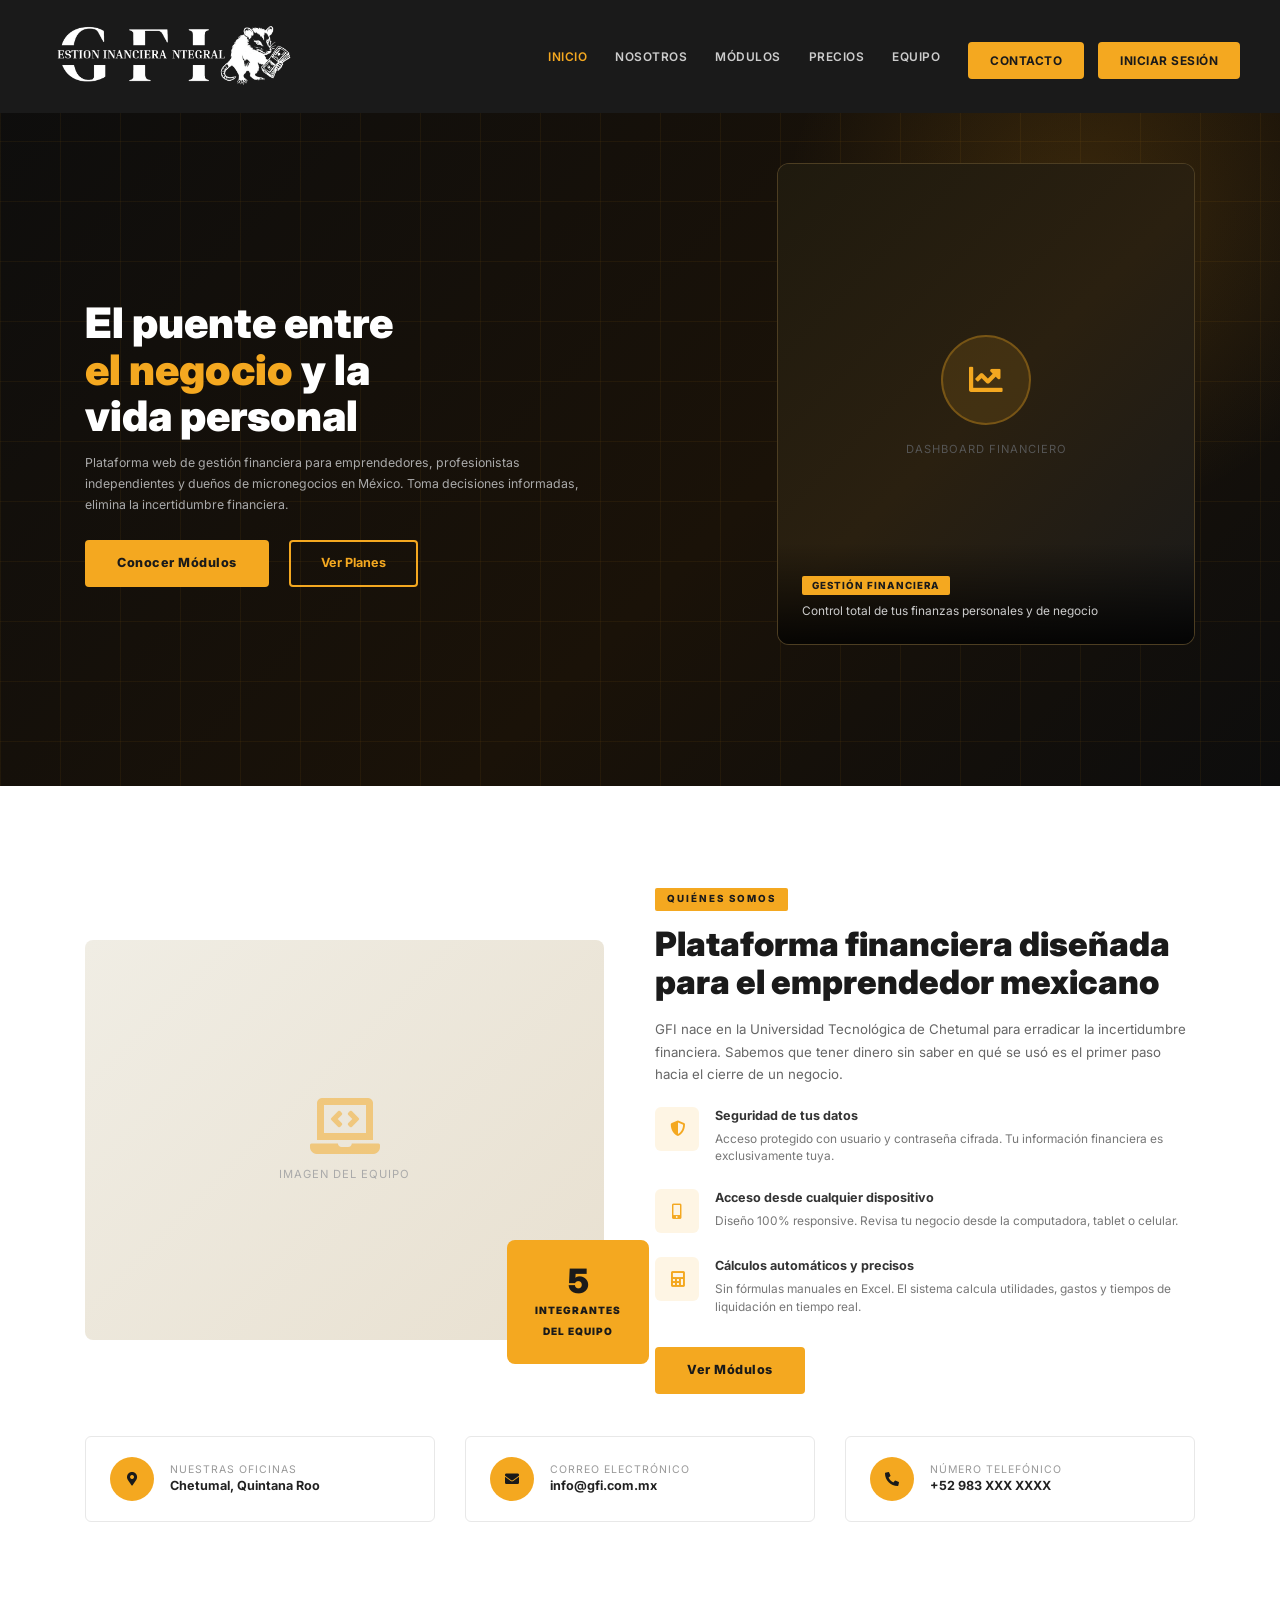
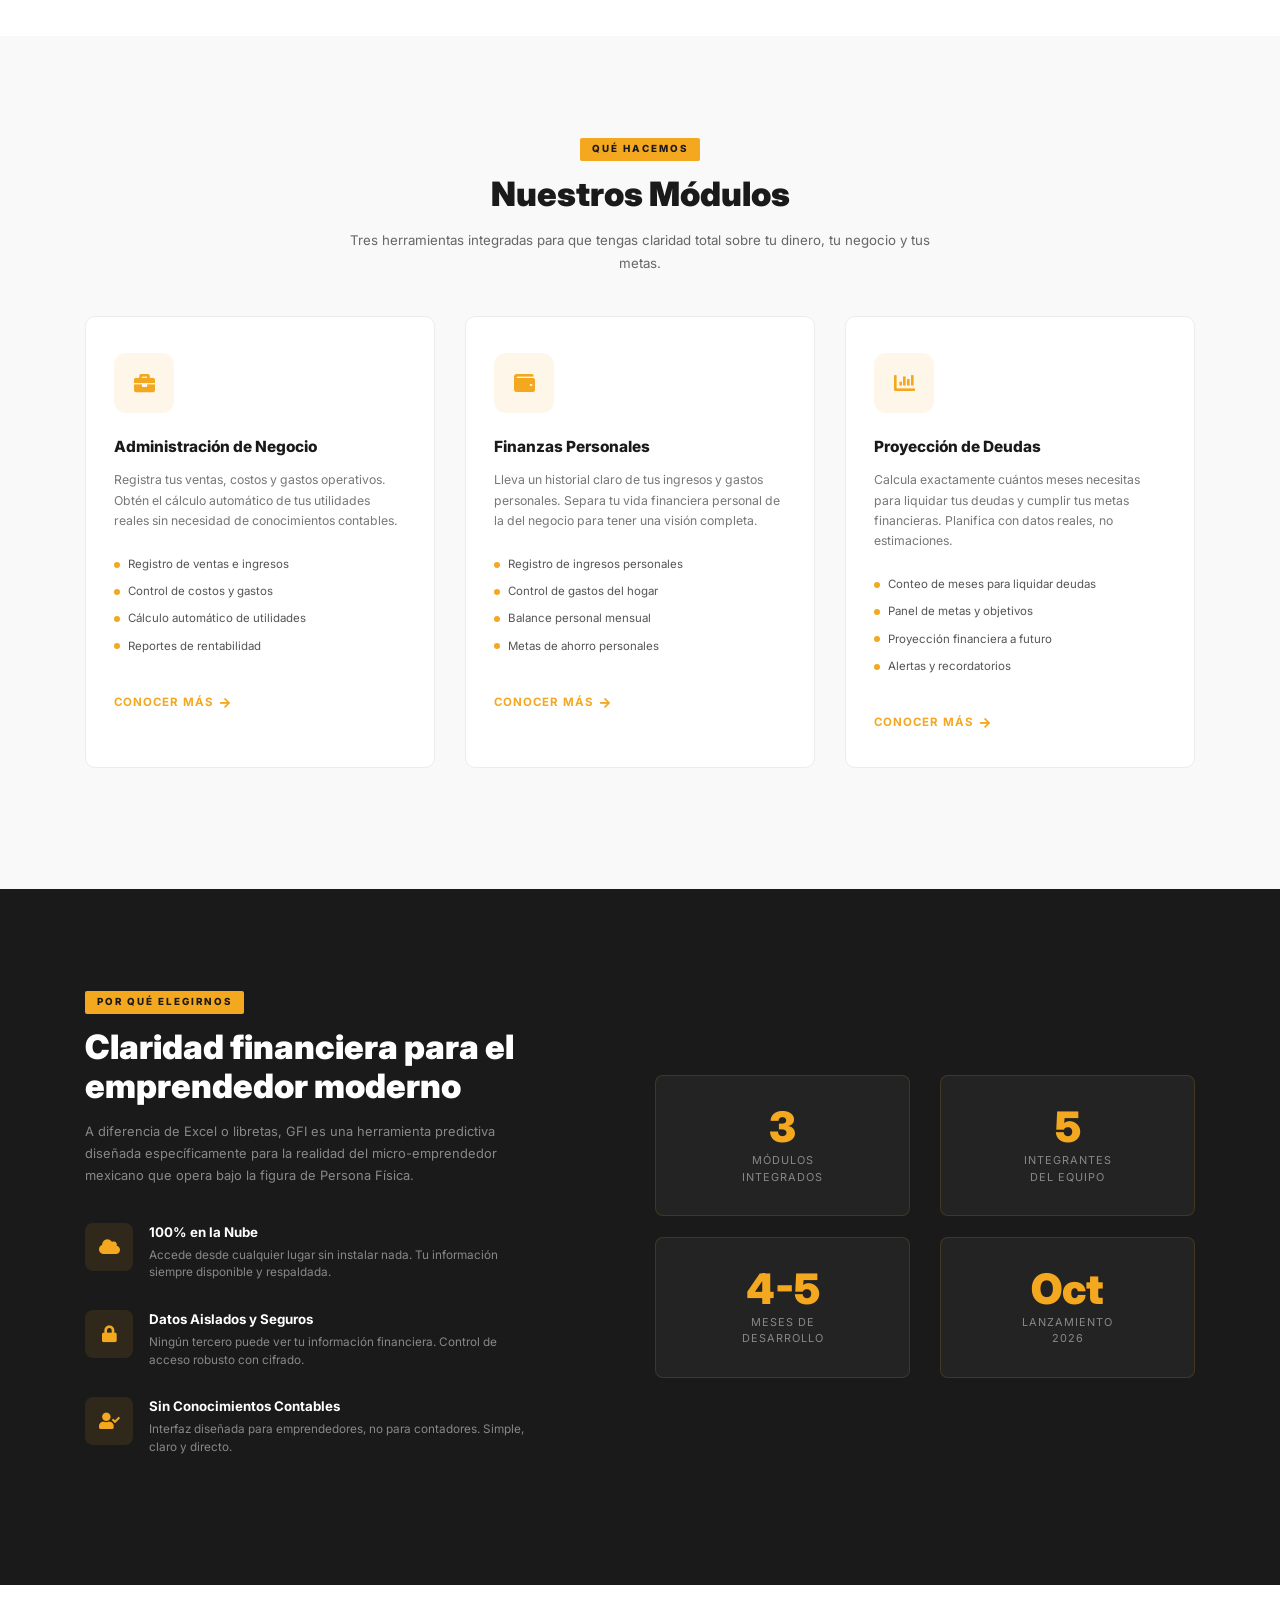
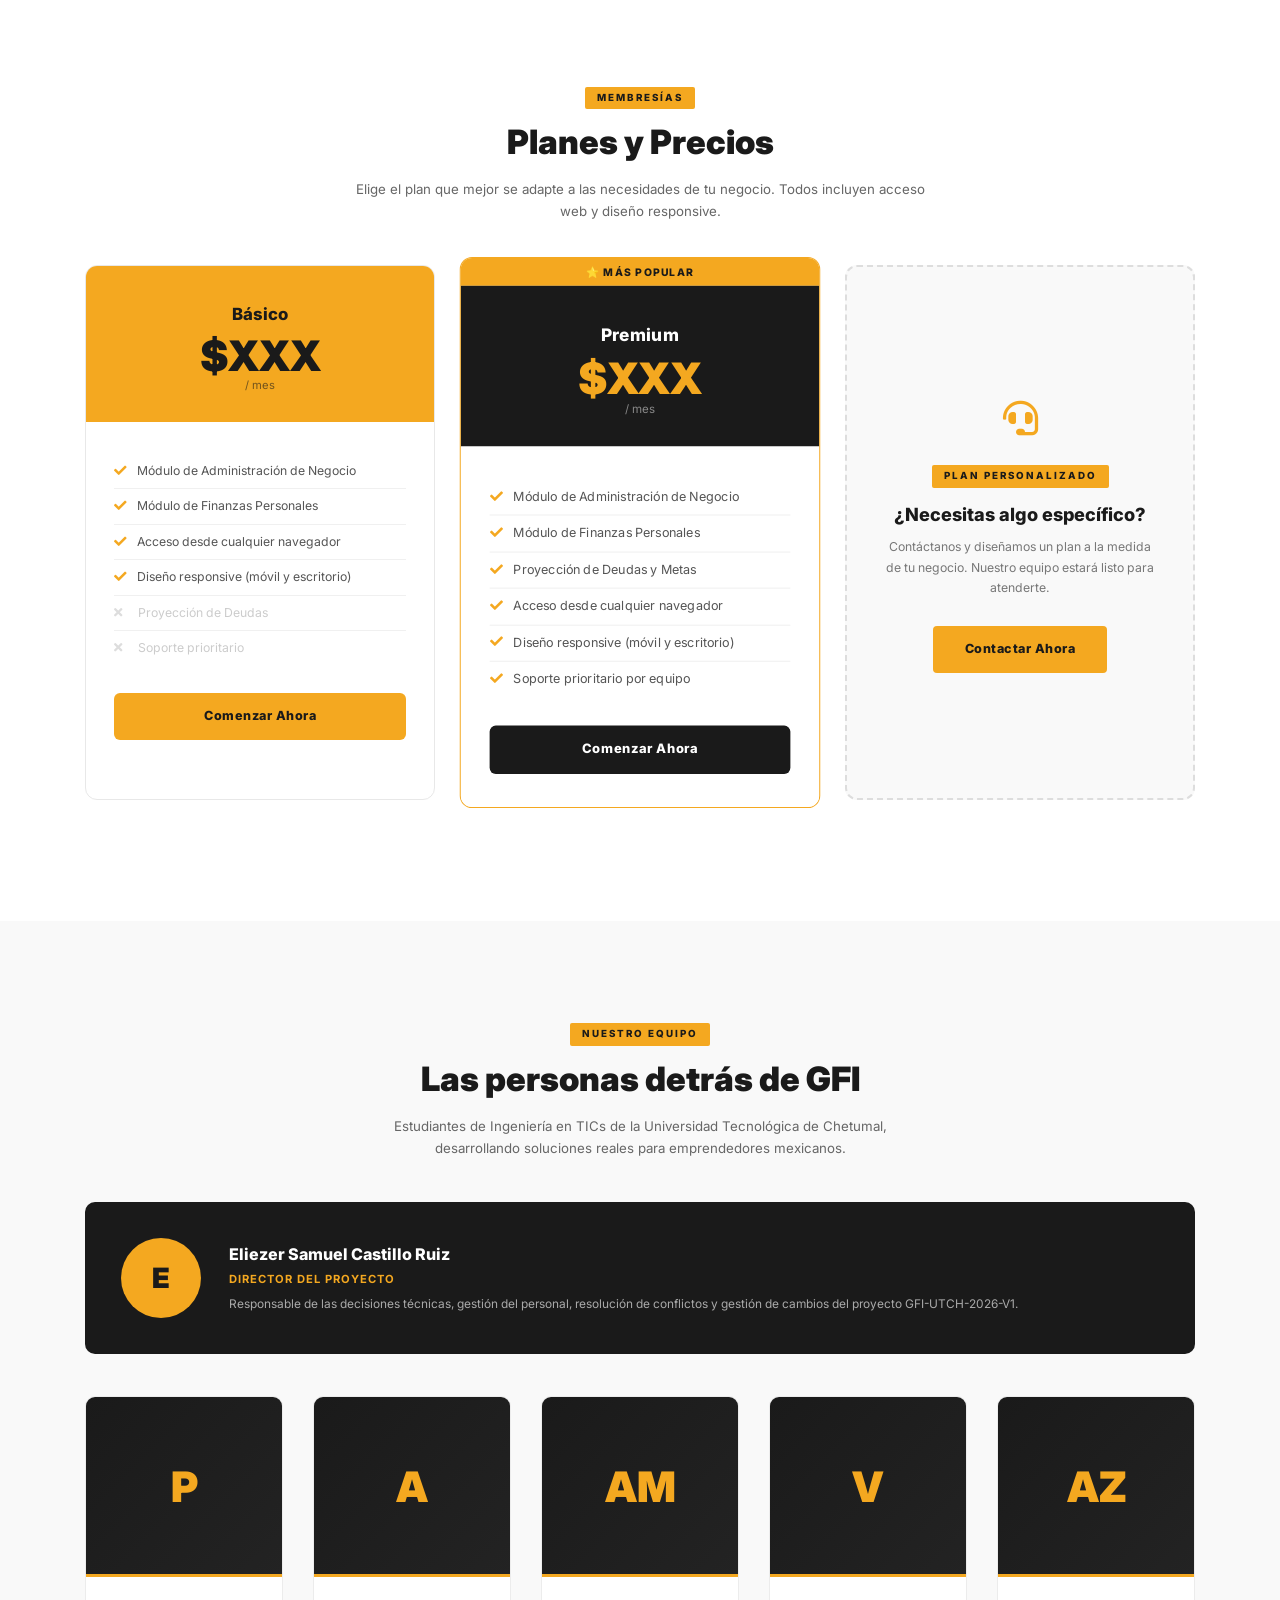
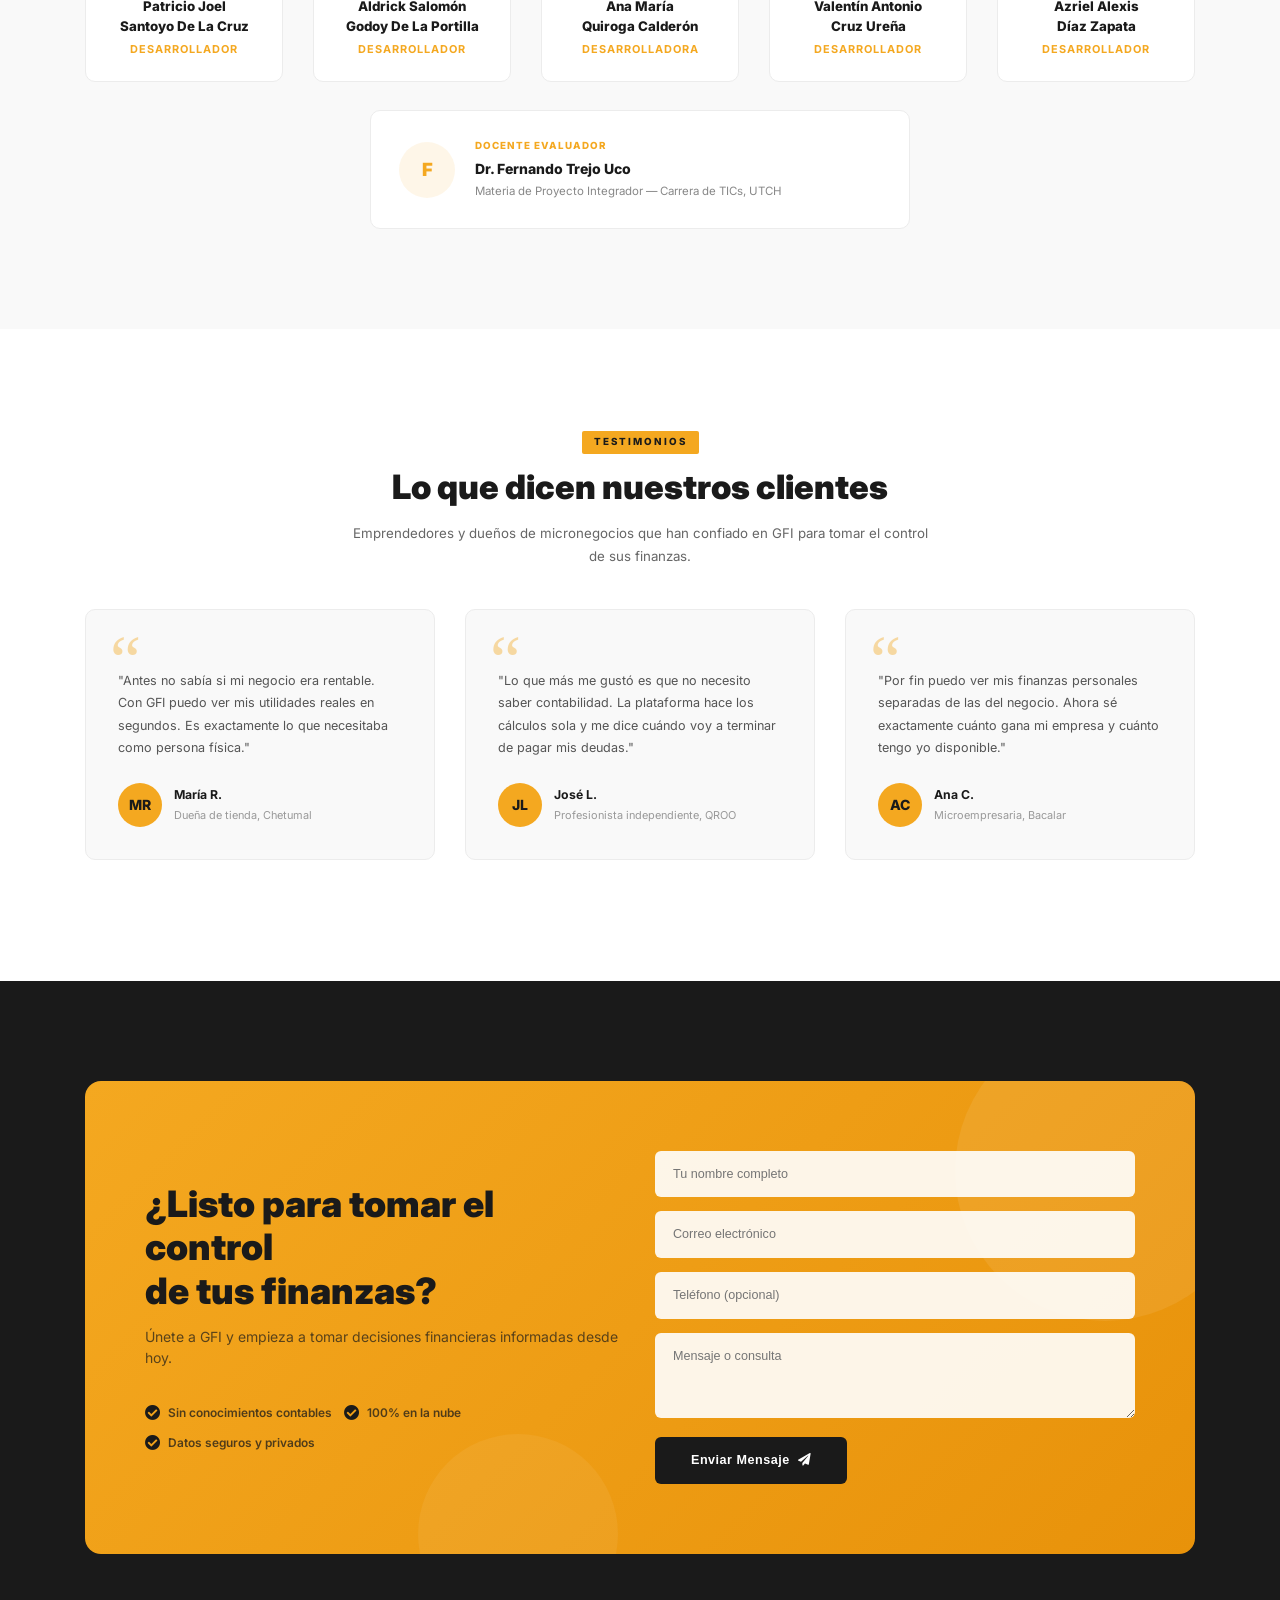
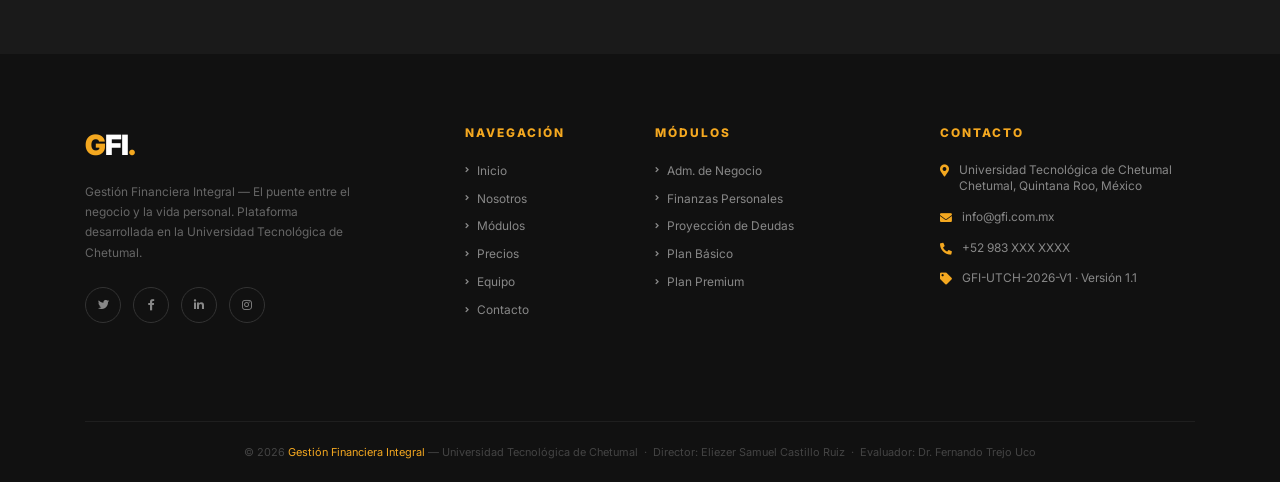
<file: index.html>
<!DOCTYPE html>
<html lang="es">
<a href="login.html">Iniciar Sesión</a>

<!-- 
Codigo para guardar cambios en git:
git add .
git commit -m "descripcion de lo que cambiaste"
git push 
-->

<head>
  <meta charset="utf-8">
  <title>Gestión Financiera Integral — GFI-UTCH-2026-V1</title>
  <meta content="width=device-width, initial-scale=1.0" name="viewport">
  <meta name="description" content="Plataforma web de gestión financiera...">

  <!-- Google Fonts -->
  <link rel="preconnect" href="https://fonts.gstatic.com">
  <link href="https://fonts.googleapis.com/css2?family=Inter:wght@400;500;600;700;800;900&display=swap" rel="stylesheet">

  <!-- Font Awesome -->
  <link href="https://cdnjs.cloudflare.com/ajax/libs/font-awesome/5.15.4/css/all.min.css" rel="stylesheet">

  <!-- Bootstrap 4 -->
  <link href="https://stackpath.bootstrapcdn.com/bootstrap/4.4.1/css/bootstrap.min.css" rel="stylesheet">

  <!-- Tu CSS -->
  <link rel="stylesheet" href="css/styleGFI.css">

</head>
<body>

  <!-- ===== NAVBAR ===== -->
  <nav id="navbar">
    <div class="container-fluid px-0 d-flex align-items-center justify-content-between flex-wrap">
        <a href="#hero" class="py-3" style="outline:none; display:flex; align-items:center; padding: 4px 0;">
        <img src="img/logocompleto.png" alt="GFI Logo letras" style="height: 85px;">
</a>  
</a>
      <button class="navbar-toggler d-lg-none" onclick="toggleMenu()">
        <span class="navbar-toggler-icon"></span>
      </button>
      <div id="navmenu" class="d-none d-lg-flex align-items-center">
        <a href="#hero"       class="nav-link-custom active">Inicio</a>
        <a href="#nosotros"   class="nav-link-custom">Nosotros</a>
        <a href="#modulos"    class="nav-link-custom">Módulos</a>
        <a href="#precios"    class="nav-link-custom">Precios</a>
        <a href="#equipo"     class="nav-link-custom">Equipo</a>
        <a href="#contacto"   class="nav-link-custom nav-cta ml-3">Contacto</a>
        <a href="login.html" class="nav-link-custom nav-cta ml-3">Iniciar Sesión</a>
      </div>
      <!-- Mobile menu -->
      <div id="navmenu-mobile" class="d-none w-100 pb-2">
        <a href="#hero"       class="nav-link-custom d-block" onclick="closeMenu()">Inicio</a>
        <a href="#nosotros"   class="nav-link-custom d-block" onclick="closeMenu()">Nosotros</a>
        <a href="#modulos"    class="nav-link-custom d-block" onclick="closeMenu()">Módulos</a>
        <a href="#precios"    class="nav-link-custom d-block" onclick="closeMenu()">Precios</a>
        <a href="#equipo"     class="nav-link-custom d-block" onclick="closeMenu()">Equipo</a>
        <a href="login.html" class="nav-link-custom nav-cta ml-3" onclick="closeMenu()">Iniciar Sesión</a>
      </div>
    </div>
  </nav>

  <!-- ===== HERO ===== -->
  <section id="hero">
    <div class="hero-grid-bg"></div>
    <div class="hero-glow"></div>
    <div class="container">
      <div class="row align-items-center">
        <div class="col-lg-7 hero-content">
          <h1 class="hero-title">
            El puente entre<br>
            <span>el negocio</span> y la<br>
            vida personal
          </h1>
          <p class="hero-subtitle">
            Plataforma web de gestión financiera para emprendedores, profesionistas independientes y dueños de micronegocios en México. Toma decisiones informadas, elimina la incertidumbre financiera.
          </p>
          <a href="#modulos" class="btn-primary-custom">Conocer Módulos</a>
          <a href="#precios" class="btn-outline-custom">Ver Planes</a>

          
        </div>

        <div class="col-lg-5 d-none d-lg-block pl-5">
          <div class="hero-image-card">
            <!-- Placeholder visual cuando no hay imagen -->
            <div style="height:480px;background:linear-gradient(135deg,#1f1a0e,#2a2010,#1a1a1a);display:flex;align-items:center;justify-content:center;flex-direction:column;gap:16px;">
              <div style="width:90px;height:90px;background:rgba(244,168,32,.12);border:2px solid rgba(244,168,32,.3);border-radius:50%;display:flex;align-items:center;justify-content:center;">
                <i class="fas fa-chart-line" style="font-size:2.4rem;color:var(--primary);"></i>
              </div>
              <p style="color:#555;font-size:.8rem;letter-spacing:1px;text-transform:uppercase;">Dashboard financiero</p>
            </div>
            <div class="hero-card-overlay">
              <span class="hero-card-tag">Gestión Financiera</span>
              <p style="color:#ccc;font-size:.85rem;margin-top:8px;margin-bottom:0;">Control total de tus finanzas personales y de negocio</p>
            </div>
          </div>
        </div>
      </div>
    </div>
  </section>

  <!-- ===== NOSOTROS ===== -->
  <section id="nosotros">
    <div class="container">
      <div class="row align-items-center mb-5">
        <div class="col-lg-6 mb-5 mb-lg-0">
          <div class="about-img-wrapper pr-lg-4">
            <!-- Placeholder imagen -->
            <div style="width:100%;height:400px;background:linear-gradient(135deg,#f0ede4,#e8e0d0);border-radius:8px;display:flex;align-items:center;justify-content:center;flex-direction:column;gap:12px;">
              <i class="fas fa-laptop-code" style="font-size:4rem;color:rgba(244,168,32,.5);"></i>
              <span style="font-size:.8rem;color:#aaa;letter-spacing:1px;text-transform:uppercase;">Imagen del equipo</span>
            </div>
            <div class="about-accent-box">
              <span class="about-accent-num">5</span>
              <span class="about-accent-text">integrantes<br>del equipo</span>
            </div>
          </div>
        </div>

        <div class="col-lg-6 fade-up">
          <div class="section-badge">Quiénes Somos</div>
          <h2 class="section-title">Plataforma financiera diseñada para el emprendedor mexicano</h2>
          <p class="section-subtitle mb-4">
            GFI nace en la Universidad Tecnológica de Chetumal para erradicar la incertidumbre financiera. Sabemos que tener dinero sin saber en qué se usó es el primer paso hacia el cierre de un negocio.
          </p>

          <div class="about-feature">
            <div class="about-feature-icon"><i class="fas fa-shield-alt"></i></div>
            <div>
              <div class="about-feature-title">Seguridad de tus datos</div>
              <div class="about-feature-desc">Acceso protegido con usuario y contraseña cifrada. Tu información financiera es exclusivamente tuya.</div>
            </div>
          </div>
          <div class="about-feature">
            <div class="about-feature-icon"><i class="fas fa-mobile-alt"></i></div>
            <div>
              <div class="about-feature-title">Acceso desde cualquier dispositivo</div>
              <div class="about-feature-desc">Diseño 100% responsive. Revisa tu negocio desde la computadora, tablet o celular.</div>
            </div>
          </div>
          <div class="about-feature">
            <div class="about-feature-icon"><i class="fas fa-calculator"></i></div>
            <div>
              <div class="about-feature-title">Cálculos automáticos y precisos</div>
              <div class="about-feature-desc">Sin fórmulas manuales en Excel. El sistema calcula utilidades, gastos y tiempos de liquidación en tiempo real.</div>
            </div>
          </div>

          <a href="#modulos" class="btn-primary-custom mt-2">Ver Módulos</a>
        </div>
      </div>

      <!-- Tarjetas de contacto -->
      <div class="row mt-2">
        <div class="col-md-4 mb-3">
          <div class="contact-info-card">
            <div class="contact-info-icon"><i class="fas fa-map-marker-alt"></i></div>
            <div>
              <div class="contact-info-label">Nuestras Oficinas</div>
              <div class="contact-info-value">Chetumal, Quintana Roo</div>
            </div>
          </div>
        </div>
        <div class="col-md-4 mb-3">
          <div class="contact-info-card">
            <div class="contact-info-icon"><i class="fas fa-envelope"></i></div>
            <div>
              <div class="contact-info-label">Correo Electrónico</div>
              <div class="contact-info-value">info@gfi.com.mx</div>
            </div>
          </div>
        </div>
        <div class="col-md-4 mb-3">
          <div class="contact-info-card">
            <div class="contact-info-icon"><i class="fas fa-phone-alt"></i></div>
            <div>
              <div class="contact-info-label">Número Telefónico</div>
              <div class="contact-info-value">+52 983 XXX XXXX</div>
            </div>
          </div>
        </div>
      </div>
    </div>
  </section>

  <!-- ===== MÓDULOS ===== -->
  <section id="modulos">
    <div class="container">
      <div class="text-center mb-5 fade-up">
        <div class="section-badge">Qué Hacemos</div>
        <h2 class="section-title">Nuestros Módulos</h2>
        <p class="section-subtitle mx-auto">Tres herramientas integradas para que tengas claridad total sobre tu dinero, tu negocio y tus metas.</p>
      </div>

      <div class="row">
        <div class="col-lg-4 mb-4 fade-up">
          <div class="modulo-card">
            <div class="modulo-icon"><i class="fas fa-briefcase"></i></div>
            <div class="modulo-title">Administración de Negocio</div>
            <p class="modulo-desc">Registra tus ventas, costos y gastos operativos. Obtén el cálculo automático de tus utilidades reales sin necesidad de conocimientos contables.</p>
            <ul class="modulo-features">
              <li>Registro de ventas e ingresos</li>
              <li>Control de costos y gastos</li>
              <li>Cálculo automático de utilidades</li>
              <li>Reportes de rentabilidad</li>
            </ul>
            <a href="#precios" class="modulo-link">Conocer más <i class="fas fa-arrow-right"></i></a>
          </div>
        </div>

        <div class="col-lg-4 mb-4 fade-up">
          <div class="modulo-card">
            <div class="modulo-icon"><i class="fas fa-wallet"></i></div>
            <div class="modulo-title">Finanzas Personales</div>
            <p class="modulo-desc">Lleva un historial claro de tus ingresos y gastos personales. Separa tu vida financiera personal de la del negocio para tener una visión completa.</p>
            <ul class="modulo-features">
              <li>Registro de ingresos personales</li>
              <li>Control de gastos del hogar</li>
              <li>Balance personal mensual</li>
              <li>Metas de ahorro personales</li>
            </ul>
            <a href="#precios" class="modulo-link">Conocer más <i class="fas fa-arrow-right"></i></a>
          </div>
        </div>

        <div class="col-lg-4 mb-4 fade-up">
          <div class="modulo-card">
            <div class="modulo-icon"><i class="fas fa-chart-bar"></i></div>
            <div class="modulo-title">Proyección de Deudas</div>
            <p class="modulo-desc">Calcula exactamente cuántos meses necesitas para liquidar tus deudas y cumplir tus metas financieras. Planifica con datos reales, no estimaciones.</p>
            <ul class="modulo-features">
              <li>Conteo de meses para liquidar deudas</li>
              <li>Panel de metas y objetivos</li>
              <li>Proyección financiera a futuro</li>
              <li>Alertas y recordatorios</li>
            </ul>
            <a href="#precios" class="modulo-link">Conocer más <i class="fas fa-arrow-right"></i></a>
          </div>
        </div>
      </div>
    </div>
  </section>

  <!-- ===== PORQUÉ ELEGIRNOS ===== -->
  <section id="porque">
    <div class="container">
      <div class="row align-items-center">
        <div class="col-lg-5 mb-5 mb-lg-0 fade-up">
          <div class="section-badge" style="color:var(--dark);">Por Qué Elegirnos</div>
          <h2 class="section-title" style="color:#fff;">Claridad financiera para el emprendedor moderno</h2>
          <p style="color:#888;font-size:.92rem;line-height:1.7;margin-bottom:36px;">
            A diferencia de Excel o libretas, GFI es una herramienta predictiva diseñada específicamente para la realidad del micro-emprendedor mexicano que opera bajo la figura de Persona Física.
          </p>

          <div class="porque-feature">
            <div class="porque-feature-icon"><i class="fas fa-cloud"></i></div>
            <div>
              <div class="porque-feature-title">100% en la Nube</div>
              <div class="porque-feature-desc">Accede desde cualquier lugar sin instalar nada. Tu información siempre disponible y respaldada.</div>
            </div>
          </div>
          <div class="porque-feature">
            <div class="porque-feature-icon"><i class="fas fa-lock"></i></div>
            <div>
              <div class="porque-feature-title">Datos Aislados y Seguros</div>
              <div class="porque-feature-desc">Ningún tercero puede ver tu información financiera. Control de acceso robusto con cifrado.</div>
            </div>
          </div>
          <div class="porque-feature">
            <div class="porque-feature-icon"><i class="fas fa-user-check"></i></div>
            <div>
              <div class="porque-feature-title">Sin Conocimientos Contables</div>
              <div class="porque-feature-desc">Interfaz diseñada para emprendedores, no para contadores. Simple, claro y directo.</div>
            </div>
          </div>
        </div>

        <div class="col-lg-6 offset-lg-1 fade-up">
          <div class="row">
            <div class="col-6 mb-4">
              <div class="porque-stat-card">
                <span class="porque-num">3</span>
                <div class="porque-label">Módulos<br>integrados</div>
              </div>
            </div>
            <div class="col-6 mb-4">
              <div class="porque-stat-card">
                <span class="porque-num">5</span>
                <div class="porque-label">Integrantes<br>del equipo</div>
              </div>
            </div>
            <div class="col-6 mb-4">
              <div class="porque-stat-card">
                <span class="porque-num">4-5</span>
                <div class="porque-label">Meses de<br>desarrollo</div>
              </div>
            </div>
            <div class="col-6 mb-4">
              <div class="porque-stat-card">
                <span class="porque-num">Oct</span>
                <div class="porque-label">Lanzamiento<br>2026</div>
              </div>
            </div>
          </div>
        </div>
      </div>
    </div>
  </section>

  <!-- ===== PRECIOS ===== -->
  <section id="precios">
    <div class="container">
      <div class="text-center mb-5 fade-up">
        <div class="section-badge">Membresías</div>
        <h2 class="section-title">Planes y Precios</h2>
        <p class="section-subtitle mx-auto">Elige el plan que mejor se adapte a las necesidades de tu negocio. Todos incluyen acceso web y diseño responsive.</p>
      </div>

      <div class="row align-items-stretch justify-content-center">
        <div class="col-lg-4 col-md-6 mb-4 fade-up">
          <div class="pricing-card">
            <div class="pricing-header">
              <div class="pricing-name">Básico</div>
              <div class="pricing-amount">$XXX</div>
              <div class="pricing-period">/ mes</div>
            </div>
            <div class="pricing-body">
              <div class="pricing-feature"><i class="fas fa-check check"></i> Módulo de Administración de Negocio</div>
              <div class="pricing-feature"><i class="fas fa-check check"></i> Módulo de Finanzas Personales</div>
              <div class="pricing-feature"><i class="fas fa-check check"></i> Acceso desde cualquier navegador</div>
              <div class="pricing-feature"><i class="fas fa-check check"></i> Diseño responsive (móvil y escritorio)</div>
              <div class="pricing-feature" style="color:#ccc;"><i class="fas fa-times" style="color:#ddd;"></i>&nbsp; Proyección de Deudas</div>
              <div class="pricing-feature" style="color:#ccc;"><i class="fas fa-times" style="color:#ddd;"></i>&nbsp; Soporte prioritario</div>
              <a href="#contacto" class="pricing-cta">Comenzar Ahora</a>
            </div>
          </div>
        </div>

        <div class="col-lg-4 col-md-6 mb-4 fade-up">
          <div class="pricing-card" style="border-color:var(--primary);transform:scale(1.03);">
            <div style="background:var(--primary);text-align:center;padding:6px;font-size:.72rem;font-weight:800;color:var(--dark);letter-spacing:1px;text-transform:uppercase;">⭐ Más popular</div>
            <div class="pricing-header dark">
              <div class="pricing-name">Premium</div>
              <div class="pricing-amount">$XXX</div>
              <div class="pricing-period">/ mes</div>
            </div>
            <div class="pricing-body">
              <div class="pricing-feature"><i class="fas fa-check check"></i> Módulo de Administración de Negocio</div>
              <div class="pricing-feature"><i class="fas fa-check check"></i> Módulo de Finanzas Personales</div>
              <div class="pricing-feature"><i class="fas fa-check check"></i> Proyección de Deudas y Metas</div>
              <div class="pricing-feature"><i class="fas fa-check check"></i> Acceso desde cualquier navegador</div>
              <div class="pricing-feature"><i class="fas fa-check check"></i> Diseño responsive (móvil y escritorio)</div>
              <div class="pricing-feature"><i class="fas fa-check check"></i> Soporte prioritario por equipo</div>
              <a href="#contacto" class="pricing-cta dark-cta">Comenzar Ahora</a>
            </div>
          </div>
        </div>

        <div class="col-lg-4 mb-4 fade-up">
          <div class="pricing-custom">
            <div class="pricing-custom-icon"><i class="fas fa-headset"></i></div>
            <div class="section-badge" style="margin-bottom:16px;">Plan Personalizado</div>
            <h3 style="font-size:1.3rem;font-weight:800;color:#1a1a1a;margin-bottom:12px;">¿Necesitas algo específico?</h3>
            <p style="font-size:.875rem;color:#777;line-height:1.65;margin-bottom:28px;">Contáctanos y diseñamos un plan a la medida de tu negocio. Nuestro equipo estará listo para atenderte.</p>
            <a href="#contacto" class="btn-primary-custom">Contactar Ahora</a>
          </div>
        </div>
      </div>
    </div>
  </section>

  <!-- ===== EQUIPO ===== -->
  <section id="equipo">
    <div class="container">
      <div class="text-center mb-5 fade-up">
        <div class="section-badge">Nuestro Equipo</div>
        <h2 class="section-title">Las personas detrás de GFI</h2>
        <p class="section-subtitle mx-auto">Estudiantes de Ingeniería en TICs de la Universidad Tecnológica de Chetumal, desarrollando soluciones reales para emprendedores mexicanos.</p>
      </div>

      <!-- Director -->
      <div class="director-card mb-5 fade-up">
        <div class="director-avatar">E</div>
        <div>
          <div class="director-name">Eliezer Samuel Castillo Ruiz</div>
          <div class="director-role">Director del Proyecto</div>
          <div class="director-desc">Responsable de las decisiones técnicas, gestión del personal, resolución de conflictos y gestión de cambios del proyecto GFI-UTCH-2026-V1.</div>
        </div>
      </div>

      <!-- Integrantes -->
      <div class="row">
        <div class="col-lg col-md-4 col-6 mb-4 fade-up">
          <div class="team-card">
            <div class="team-avatar">P</div>
            <div class="team-info">
              <div class="team-name">Patricio Joel<br>Santoyo De La Cruz</div>
              <div class="team-role">Desarrollador</div>
            </div>
          </div>
        </div>
        <div class="col-lg col-md-4 col-6 mb-4 fade-up">
          <div class="team-card">
            <div class="team-avatar">A</div>
            <div class="team-info">
              <div class="team-name">Aldrick Salomón<br>Godoy De La Portilla</div>
              <div class="team-role">Desarrollador</div>
            </div>
          </div>
        </div>
        <div class="col-lg col-md-4 col-6 mb-4 fade-up">
          <div class="team-card">
            <div class="team-avatar">AM</div>
            <div class="team-info">
              <div class="team-name">Ana María<br>Quiroga Calderón</div>
              <div class="team-role">Desarrolladora</div>
            </div>
          </div>
        </div>
        <div class="col-lg col-md-4 col-6 mb-4 fade-up">
          <div class="team-card">
            <div class="team-avatar">V</div>
            <div class="team-info">
              <div class="team-name">Valentín Antonio<br>Cruz Ureña</div>
              <div class="team-role">Desarrollador</div>
            </div>
          </div>
        </div>
        <div class="col-lg col-md-4 col-6 mb-4 fade-up">
          <div class="team-card">
            <div class="team-avatar">AZ</div>
            <div class="team-info">
              <div class="team-name">Azriel Alexis<br>Díaz Zapata</div>
              <div class="team-role">Desarrollador</div>
            </div>
          </div>
        </div>
      </div>

      <!-- Evaluador -->
      <div class="row justify-content-center mt-2">
        <div class="col-lg-6">
          <div style="background:#fff;border:1px solid #ececec;border-radius:10px;padding:28px;display:flex;align-items:center;gap:20px;">
            <div style="width:56px;height:56px;background:rgba(244,168,32,.1);border-radius:50%;display:flex;align-items:center;justify-content:center;font-size:1.3rem;font-weight:900;color:var(--primary);flex-shrink:0;">F</div>
            <div>
              <div style="font-size:.7rem;color:var(--primary);font-weight:800;text-transform:uppercase;letter-spacing:1px;margin-bottom:4px;">Docente Evaluador</div>
              <div style="font-size:1rem;font-weight:800;color:#1a1a1a;">Dr. Fernando Trejo Uco</div>
              <div style="font-size:.82rem;color:#888;margin-top:4px;">Materia de Proyecto Integrador — Carrera de TICs, UTCH</div>
            </div>
          </div>
        </div>
      </div>
    </div>
  </section>

  <!-- ===== TESTIMONIOS ===== -->
  <section id="testimonios">
    <div class="container">
      <div class="text-center mb-5 fade-up">
        <div class="section-badge">Testimonios</div>
        <h2 class="section-title">Lo que dicen nuestros clientes</h2>
        <p class="section-subtitle mx-auto">Emprendedores y dueños de micronegocios que han confiado en GFI para tomar el control de sus finanzas.</p>
      </div>

      <div class="row">
        <div class="col-md-4 mb-4 fade-up">
          <div class="testimonial-card">
            <p class="testimonial-text">"Antes no sabía si mi negocio era rentable. Con GFI puedo ver mis utilidades reales en segundos. Es exactamente lo que necesitaba como persona física."</p>
            <div class="testimonial-author">
              <div class="testimonial-avatar">MR</div>
              <div>
                <div class="testimonial-name">María R.</div>
                <div class="testimonial-job">Dueña de tienda, Chetumal</div>
              </div>
            </div>
          </div>
        </div>
        <div class="col-md-4 mb-4 fade-up">
          <div class="testimonial-card">
            <p class="testimonial-text">"Lo que más me gustó es que no necesito saber contabilidad. La plataforma hace los cálculos sola y me dice cuándo voy a terminar de pagar mis deudas."</p>
            <div class="testimonial-author">
              <div class="testimonial-avatar">JL</div>
              <div>
                <div class="testimonial-name">José L.</div>
                <div class="testimonial-job">Profesionista independiente, QROO</div>
              </div>
            </div>
          </div>
        </div>
        <div class="col-md-4 mb-4 fade-up">
          <div class="testimonial-card">
            <p class="testimonial-text">"Por fin puedo ver mis finanzas personales separadas de las del negocio. Ahora sé exactamente cuánto gana mi empresa y cuánto tengo yo disponible."</p>
            <div class="testimonial-author">
              <div class="testimonial-avatar">AC</div>
              <div>
                <div class="testimonial-name">Ana C.</div>
                <div class="testimonial-job">Microempresaria, Bacalar</div>
              </div>
            </div>
          </div>
        </div>
      </div>
    </div>
  </section>

  <!-- ===== CONTACTO / CTA ===== -->
  <section id="contacto">
    <div class="container">
      <div class="cta-wrapper">
        <div class="row align-items-center">
          <div class="col-lg-6 mb-4 mb-lg-0">
            <h2 class="cta-title">¿Listo para tomar el control<br>de tus finanzas?</h2>
            <p class="cta-sub">Únete a GFI y empieza a tomar decisiones financieras informadas desde hoy.</p>
            <div style="display:flex;gap:12px;flex-wrap:wrap;">
              <div style="display:flex;align-items:center;gap:8px;">
                <i class="fas fa-check-circle" style="color:var(--dark);font-size:1.1rem;"></i>
                <span style="font-size:.85rem;color:rgba(26,26,26,.75);font-weight:600;">Sin conocimientos contables</span>
              </div>
              <div style="display:flex;align-items:center;gap:8px;">
                <i class="fas fa-check-circle" style="color:var(--dark);font-size:1.1rem;"></i>
                <span style="font-size:.85rem;color:rgba(26,26,26,.75);font-weight:600;">100% en la nube</span>
              </div>
              <div style="display:flex;align-items:center;gap:8px;">
                <i class="fas fa-check-circle" style="color:var(--dark);font-size:1.1rem;"></i>
                <span style="font-size:.85rem;color:rgba(26,26,26,.75);font-weight:600;">Datos seguros y privados</span>
              </div>
            </div>
          </div>
          <div class="col-lg-6">
            <input type="text"     class="contact-form-input" placeholder="Tu nombre completo">
            <input type="email"    class="contact-form-input" placeholder="Correo electrónico">
            <input type="tel"      class="contact-form-input" placeholder="Teléfono (opcional)">
            <textarea              class="contact-form-input" rows="3" placeholder="Mensaje o consulta" style="resize:vertical;"></textarea>
            <button class="btn-submit">Enviar Mensaje &nbsp;<i class="fas fa-paper-plane"></i></button>
          </div>
        </div>
      </div>
    </div>
  </section>

  <!-- ===== FOOTER ===== -->
  <footer id="footer">
    <div class="container">
      <div class="row">
        <div class="col-lg-4 mb-5">
          <div class="footer-logo"><span>G</span>FI<span>.</span></div>
          <p class="footer-desc">Gestión Financiera Integral — El puente entre el negocio y la vida personal. Plataforma desarrollada en la Universidad Tecnológica de Chetumal.</p>
          <div class="footer-social">
            <a href="#"><i class="fab fa-twitter"></i></a>
            <a href="#"><i class="fab fa-facebook-f"></i></a>
            <a href="#"><i class="fab fa-linkedin-in"></i></a>
            <a href="#"><i class="fab fa-instagram"></i></a>
          </div>
        </div>

        <div class="col-lg-2 col-md-4 mb-5">
          <div class="footer-heading">Navegación</div>
          <a href="#hero"       class="footer-link"><i class="fas fa-angle-right"></i> Inicio</a>
          <a href="#nosotros"   class="footer-link"><i class="fas fa-angle-right"></i> Nosotros</a>
          <a href="#modulos"    class="footer-link"><i class="fas fa-angle-right"></i> Módulos</a>
          <a href="#precios"    class="footer-link"><i class="fas fa-angle-right"></i> Precios</a>
          <a href="#equipo"     class="footer-link"><i class="fas fa-angle-right"></i> Equipo</a>
          <a href="#contacto"   class="footer-link"><i class="fas fa-angle-right"></i> Contacto</a>
        </div>

        <div class="col-lg-3 col-md-4 mb-5">
          <div class="footer-heading">Módulos</div>
          <a href="#modulos" class="footer-link"><i class="fas fa-angle-right"></i> Adm. de Negocio</a>
          <a href="#modulos" class="footer-link"><i class="fas fa-angle-right"></i> Finanzas Personales</a>
          <a href="#modulos" class="footer-link"><i class="fas fa-angle-right"></i> Proyección de Deudas</a>
          <a href="#precios" class="footer-link"><i class="fas fa-angle-right"></i> Plan Básico</a>
          <a href="#precios" class="footer-link"><i class="fas fa-angle-right"></i> Plan Premium</a>
        </div>

        <div class="col-lg-3 col-md-4 mb-5">
          <div class="footer-heading">Contacto</div>
          <div class="footer-contact-item">
            <i class="fas fa-map-marker-alt"></i>
            <div class="footer-contact-text">Universidad Tecnológica de Chetumal<br>Chetumal, Quintana Roo, México</div>
          </div>
          <div class="footer-contact-item">
            <i class="fas fa-envelope"></i>
            <div class="footer-contact-text">info@gfi.com.mx</div>
          </div>
          <div class="footer-contact-item">
            <i class="fas fa-phone-alt"></i>
            <div class="footer-contact-text">+52 983 XXX XXXX</div>
          </div>
          <div class="footer-contact-item">
            <i class="fas fa-tag"></i>
            <div class="footer-contact-text">GFI-UTCH-2026-V1 · Versión 1.1</div>
          </div>
        </div>
      </div>

      <div class="footer-bottom">
        <p>© 2026 <span>Gestión Financiera Integral</span> — Universidad Tecnológica de Chetumal &nbsp;·&nbsp; Director: Eliezer Samuel Castillo Ruiz &nbsp;·&nbsp; Evaluador: Dr. Fernando Trejo Uco</p>
      </div>
    </div>
  </footer>

  <!-- Back to top -->
  <button id="back-to-top" onclick="window.scrollTo({top:0,behavior:'smooth'})">
    <i class="fas fa-angle-up"></i>
  </button>

  <!-- Scripts -->
  <script src="https://code.jquery.com/jquery-3.4.1.min.js"></script>
  <script src="https://stackpath.bootstrapcdn.com/bootstrap/4.4.1/js/bootstrap.bundle.min.js"></script>

  <script>
    // Navbar scroll
    window.addEventListener('scroll', function() {
      const nav = document.getElementById('navbar');
      const btn = document.getElementById('back-to-top');
      if (window.scrollY > 60) {
        nav.classList.add('scrolled');
        btn.classList.add('visible');
      } else {
        nav.classList.remove('scrolled');
        btn.classList.remove('visible');
      }

      // Active nav link
      const sections = ['hero','nosotros','modulos','porque','precios','equipo','testimonios','contacto'];
      let current = '';
      sections.forEach(id => {
        const el = document.getElementById(id);
        if (el && window.scrollY >= el.offsetTop - 100) current = id;
      });
      document.querySelectorAll('.nav-link-custom').forEach(link => {
        link.classList.remove('active');
        if (link.getAttribute('href') === '#' + current) link.classList.add('active');
      });
    });

    // Mobile menu
    function toggleMenu() {
      const m = document.getElementById('navmenu-mobile');
      m.classList.toggle('d-none');
    }
    function closeMenu() {
      document.getElementById('navmenu-mobile').classList.add('d-none');
    }

    // Fade-up on scroll
    const fadeEls = document.querySelectorAll('.fade-up');
    const observer = new IntersectionObserver(entries => {
      entries.forEach(e => {
        if (e.isIntersecting) {
          e.target.classList.add('visible');
          observer.unobserve(e.target);
        }
      });
    }, { threshold: 0.12 });
    fadeEls.forEach(el => observer.observe(el));

    // Smooth scroll
    document.querySelectorAll('a[href^="#"]').forEach(a => {
      a.addEventListener('click', e => {
        e.preventDefault();
        const target = document.querySelector(a.getAttribute('href'));
        if (target) target.scrollIntoView({ behavior: 'smooth' });
      });
    });
  </script>
</body>
</html>
</file>
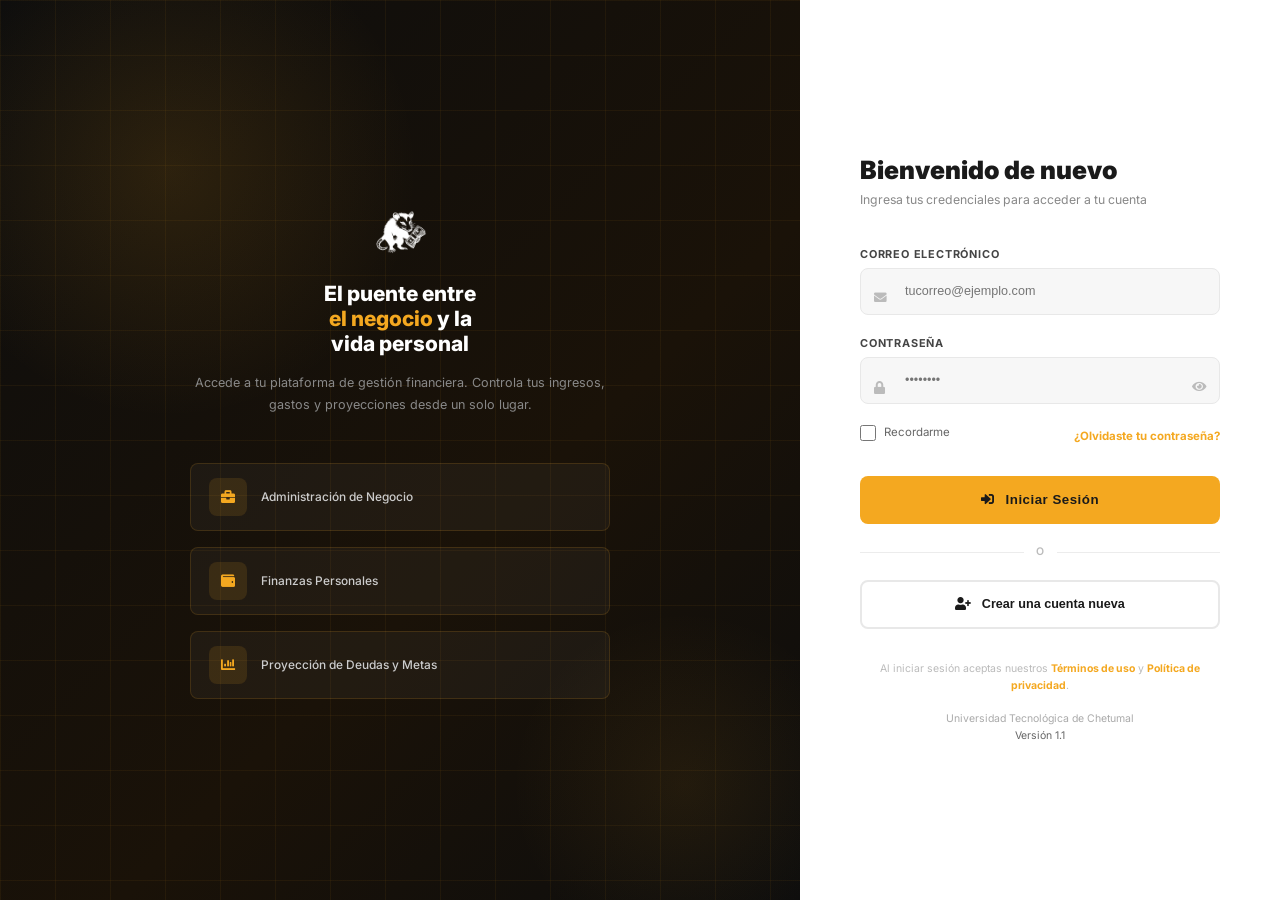
<file: login.html>
<!DOCTYPE html>
<html lang="es">

<head>
  <meta charset="utf-8">
  <title>Iniciar Sesión — GFI</title>
  <meta content="width=device-width, initial-scale=1.0" name="viewport">

  <!-- Google Fonts -->
  <link rel="preconnect" href="https://fonts.gstatic.com">
  <link href="https://fonts.googleapis.com/css2?family=Inter:wght@400;500;600;700;800;900&display=swap" rel="stylesheet">

  <!-- Font Awesome -->
  <link href="https://cdnjs.cloudflare.com/ajax/libs/font-awesome/5.15.4/css/all.min.css" rel="stylesheet">

  <!-- Bootstrap 4 -->
  <link href="https://stackpath.bootstrapcdn.com/bootstrap/4.4.1/css/bootstrap.min.css" rel="stylesheet">

  <!-- CSS propio -->
  <link rel="stylesheet" href="css/styleGFI.css">

</head>

<body>
  <div class="login-wrapper">

    <!-- ===== PANEL IZQUIERDO ===== -->
    <div class="login-left">
      <div class="login-left-grid"></div>
      <div class="login-left-glow"></div>
      <div class="login-left-glow2"></div>

      <div class="login-left-content">
        <!-- Logo -->
        <div class="login-logo">
          <img src="img/logoraton.png" alt="GFI Logo">
          <!-- Si no tienes logo como imagen, usa este texto: -->
          <!-- <div class="login-logo-text"><span>G</span>FI<span>.</span></div> -->
        </div>

        <!-- <div class="project-badge"> <i class="fas fa-circle" style="font-size:.4rem;"></i> GFI-UTCH-2026-V1 </div> -->

        <h2 class="login-tagline">
          El puente entre<br>
          <span>el negocio</span> y la<br>
          vida personal
        </h2>
        <p class="login-desc">
          Accede a tu plataforma de gestión financiera. Controla tus ingresos, gastos y proyecciones desde un solo lugar.
        </p>

        <div class="login-features">
          <div class="login-feature-item">
            <div class="login-feature-icon"><i class="fas fa-briefcase"></i></div>
            <div class="login-feature-text">Administración de Negocio</div>
          </div>
          <div class="login-feature-item">
            <div class="login-feature-icon"><i class="fas fa-wallet"></i></div>
            <div class="login-feature-text">Finanzas Personales</div>
          </div>
          <div class="login-feature-item">
            <div class="login-feature-icon"><i class="fas fa-chart-bar"></i></div>
            <div class="login-feature-text">Proyección de Deudas y Metas</div>
          </div>
        </div>
      </div>
    </div>

    <!-- ===== PANEL DERECHO — FORMULARIO ===== -->
    <div class="login-right">
      <div class="login-form-wrapper">

        <!-- Móvil: logo pequeño -->
        <div class="d-block d-md-none text-center mb-4">
          <img src="img/logogfisinfondo.png" alt="GFI" style="height:50px;filter:brightness(10);">
        </div>

        <h2 class="login-form-title">Bienvenido de nuevo</h2>
        <p class="login-form-subtitle">Ingresa tus credenciales para acceder a tu cuenta</p>

        <!-- Alerta error -->
        <div class="login-alert" id="loginAlert">
          <i class="fas fa-exclamation-circle"></i>
          <span id="loginAlertMsg">Correo o contraseña incorrectos.</span>
        </div>

        <!-- Campo correo -->
        <label class="form-label-custom">Correo electrónico</label>
        <div class="input-icon-wrapper">
          <i class="fas fa-envelope input-icon"></i>
          <input
            type="email"
            class="form-input-custom"
            id="inputEmail"
            placeholder="tucorreo@ejemplo.com"
            autocomplete="email"
          >
        </div>

        <!-- Campo contraseña -->
        <label class="form-label-custom">Contraseña</label>
        <div class="input-icon-wrapper" style="position:relative;">
          <i class="fas fa-lock input-icon"></i>
          <input
            type="password"
            class="form-input-custom"
            id="inputPass"
            placeholder="••••••••"
            autocomplete="current-password"
            style="padding-right: 44px;"
          >
          <button class="input-toggle-pass" onclick="togglePass()" id="togglePassBtn" type="button">
            <i class="fas fa-eye" id="passIcon"></i>
          </button>
        </div>

        <!-- Recordar / Olvidé -->
        <div class="form-options">
          <label class="form-check-label-custom">
            <input type="checkbox" class="form-check-input-custom" id="rememberMe">
            Recordarme
          </label>
          <a href="#" class="form-forgot">¿Olvidaste tu contraseña?</a>
        </div>

        <!-- Botón login -->
        <button class="btn-login" onclick="handleLogin()">
          <i class="fas fa-sign-in-alt mr-2"></i> Iniciar Sesión
        </button>

        <div class="login-divider">
          <div class="login-divider-line"></div>
          <span class="login-divider-text">o</span>
          <div class="login-divider-line"></div>
        </div>

        <!-- Botón registro -->
        <a href="#" class="btn-register">
          <i class="fas fa-user-plus mr-2"></i> Crear una cuenta nueva
        </a>

        <div class="login-footer-note">
          Al iniciar sesión aceptas nuestros
          <a href="#">Términos de uso</a> y
          <a href="#">Política de privacidad</a>.<br><br>
          <span style="color:#aaa;">Universidad Tecnológica de Chetumal</span><br>
          <span style="color:#666;">Versión 1.1</span>
        </div>
      </div>
    </div>

  </div>

  <!-- Scripts -->
  <script src="https://code.jquery.com/jquery-3.4.1.min.js"></script>

<script src="https://code.jquery.com/jquery-3.4.1.min.js"></script>
<script src="js/loginScript.js"></script>


</body>
</html>
</file>
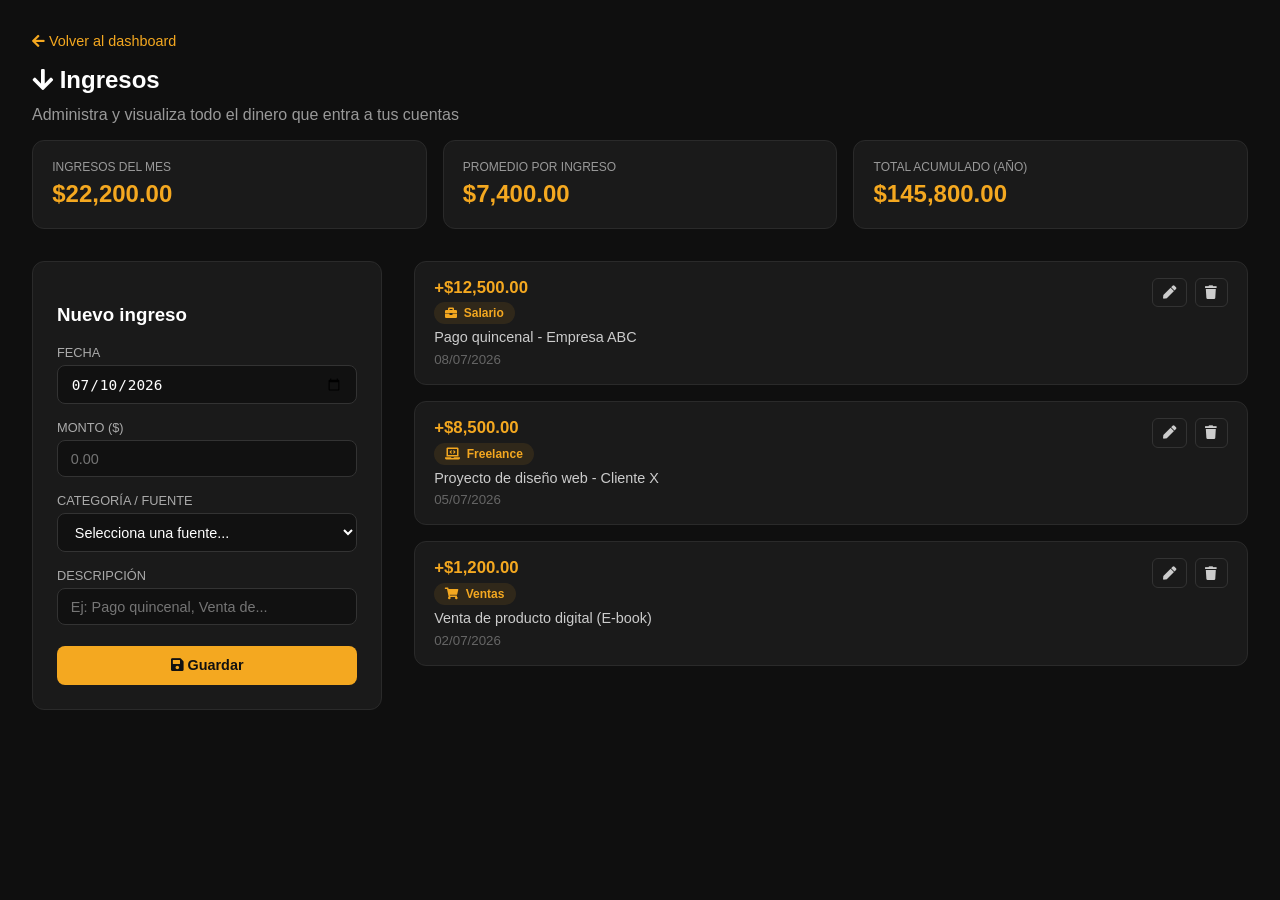
<file: app/views/demo-cruds/aldrickcrud.html>
<!DOCTYPE html>
<html lang="es">
<head>
  <meta charset="UTF-8">
  <meta name="viewport" content="width=device-width, initial-scale=1.0">
  <title>Ingresos — GFI</title>

  <link href="https://cdnjs.cloudflare.com/ajax/libs/font-awesome/5.15.4/css/all.min.css" rel="stylesheet">

  <style>
    * { box-sizing: border-box; }
    body {
      margin: 0;
      font-family: Arial, Helvetica, sans-serif;
      background: #0f0f0f;
      color: #fff;
      padding: 2rem;
    }
    h2 { margin-top: 0; }
    p.subtitle { color: #999; margin-top: -.5rem; }

    a.volver {
      color: #F4A820;
      text-decoration: none;
      font-size: .9rem;
    }
    a.volver:hover { text-decoration: underline; }

    .layout {
      display: flex;
      gap: 2rem;
      flex-wrap: wrap;
      margin-top: 2rem;
    }

    .card {
      background: #1a1a1a;
      border: 1px solid #2a2a2a;
      border-radius: 12px;
      padding: 1.5rem;
    }

    /* ===== FORMULARIO ===== */
    .form-panel {
      flex: 1;
      min-width: 280px;
      max-width: 350px;
    }

    label {
      display: block;
      font-size: .8rem;
      color: #aaa;
      margin: 1rem 0 .3rem;
      text-transform: uppercase;
    }

    input, textarea, select {
      width: 100%;
      padding: .6rem .8rem;
      background: #111;
      border: 1px solid #333;
      border-radius: 8px;
      color: #fff;
      font-size: .9rem;
    }

    textarea { resize: vertical; min-height: 70px; }

    input:focus, textarea:focus, select:focus {
      outline: none;
      border-color: #F4A820;
    }

    .btn {
      border: none;
      border-radius: 8px;
      padding: .7rem 1.2rem;
      font-weight: bold;
      cursor: pointer;
      font-size: .9rem;
    }

    .btn-guardar {
      background: #F4A820;
      color: #111;
      width: 100%;
      margin-top: 1.3rem;
    }

    .btn-cancelar {
      background: transparent;
      color: #aaa;
      border: 1px solid #333;
      width: 100%;
      margin-top: .6rem;
    }

    /* ===== LISTA ===== */
    .lista-panel { flex: 2; min-width: 320px; }

    .resumen-grid {
      display: grid;
      grid-template-columns: repeat(auto-fit, minmax(200px, 1fr));
      gap: 1rem;
      margin-bottom: 1.5rem;
    }

    .resumen-card {
      background: #1a1a1a;
      border: 1px solid #2a2a2a;
      border-radius: 12px;
      padding: 1.2rem;
    }

    .resumen-label {
      color: #999;
      font-size: .75rem;
      text-transform: uppercase;
      margin: 0 0 .4rem;
    }

    .resumen-valor {
      color: #F4A820;
      font-size: 1.5rem;
      font-weight: bold;
      margin: 0;
    }

    .ingreso-item {
      background: #1a1a1a;
      border: 1px solid #2a2a2a;
      border-radius: 12px;
      padding: 1rem 1.2rem;
      margin-bottom: 1rem;
      display: flex;
      justify-content: space-between;
      align-items: flex-start;
      gap: 1rem;
    }

    .ingreso-info h4 { margin: 0 0 .3rem; }
    .ingreso-info p { margin: .3rem 0; color: #ccc; font-size: .9rem; }
    .ingreso-info small { color: #666; }

    .categoria-badge {
      display: inline-flex;
      align-items: center;
      gap: .4rem;
      padding: .25rem .7rem;
      border-radius: 20px;
      font-size: .75rem;
      font-weight: bold;
      background: rgba(244, 168, 32, .1);
      color: #F4A820;
    }

    .monto-ingreso {
      color: #F4A820;
      font-weight: bold;
      font-size: 1.05rem;
    }

    .ingreso-acciones { display: flex; gap: .5rem; flex-shrink: 0; }

    .btn-icono {
      background: transparent;
      border: 1px solid #333;
      color: #ccc;
      border-radius: 6px;
      padding: .4rem .6rem;
      cursor: pointer;
    }
    .btn-icono:hover { border-color: #F4A820; color: #F4A820; }
    .btn-icono.eliminar:hover { border-color: #e74c3c; color: #e74c3c; }

    .aviso-simulacion {
      background: rgba(244, 168, 32, .08);
      border: 1px solid rgba(244, 168, 32, .25);
      color: #F4A820;
      border-radius: 8px;
      padding: .8rem 1rem;
      font-size: .85rem;
      margin-bottom: 1.5rem;
    }
  </style>
</head>
<body>

  <a href="../dashboard.php" class="volver"><i class="fas fa-arrow-left"></i> Volver al dashboard</a>

  <h2 style="margin-top:1rem;"><i class="fas fa-arrow-down"></i> Ingresos</h2>
  <p class="subtitle">Administra y visualiza todo el dinero que entra a tus cuentas</p>

  

  <div class="resumen-grid">
    <div class="resumen-card">
      <p class="resumen-label">Ingresos del mes</p>
      <p class="resumen-valor">$22,200.00</p>
    </div>
    <div class="resumen-card">
      <p class="resumen-label">Promedio por ingreso</p>
      <p class="resumen-valor">$7,400.00</p>
    </div>
    <div class="resumen-card">
      <p class="resumen-label">Total acumulado (año)</p>
      <p class="resumen-valor">$145,800.00</p>
    </div>
  </div>

  <div class="layout">

    <!-- ===== FORMULARIO (Create / Update simulados) ===== -->
    <div class="card form-panel">
      <h3>Nuevo ingreso</h3>

      <form onsubmit="event.preventDefault(); alert('✓ Simulación: ingreso guardado con éxito.');">
        <label>Fecha</label>
        <input type="date" value="2026-07-10" required>

        <label>Monto ($)</label>
        <input type="number" placeholder="0.00" min="0" step="0.01" required>

        <label>Categoría / Fuente</label>
        <select required>
          <option value="">Selecciona una fuente...</option>
          <option value="salario">Salario / Nómina</option>
          <option value="freelance">Freelance / Servicios</option>
          <option value="ventas">Ventas de productos</option>
          <option value="inversiones">Rendimientos / Inversiones</option>
          <option value="otros">Otros ingresos</option>
        </select>

        <label>Descripción</label>
        <input type="text" placeholder="Ej: Pago quincenal, Venta de...">

        <button type="submit" class="btn btn-guardar">
          <i class="fas fa-save"></i> Guardar
        </button>
      </form>
    </div>

    <!-- ===== LISTA (Read / Delete simulados) ===== -->
    <div class="lista-panel">

      <div class="ingreso-item">
        <div class="ingreso-info">
          <h4><span class="monto-ingreso">+$12,500.00</span></h4>
          <div class="categoria-badge"><i class="fas fa-briefcase"></i> Salario</div>
          <p>Pago quincenal - Empresa ABC</p>
          <small>08/07/2026</small>
        </div>
        <div class="ingreso-acciones">
          <button class="btn-icono" onclick="alert('✓ Simulación: aquí se abriría el formulario para editar este ingreso.');">
            <i class="fas fa-pen"></i>
          </button>
          <button class="btn-icono eliminar" onclick="if(confirm('¿Seguro que deseas eliminar este ingreso?')) alert('✓ Simulación: ingreso eliminado.');">
            <i class="fas fa-trash"></i>
          </button>
        </div>
      </div>

      <div class="ingreso-item">
        <div class="ingreso-info">
          <h4><span class="monto-ingreso">+$8,500.00</span></h4>
          <div class="categoria-badge"><i class="fas fa-laptop-code"></i> Freelance</div>
          <p>Proyecto de diseño web - Cliente X</p>
          <small>05/07/2026</small>
        </div>
        <div class="ingreso-acciones">
          <button class="btn-icono" onclick="alert('✓ Simulación: aquí se abriría el formulario para editar este ingreso.');">
            <i class="fas fa-pen"></i>
          </button>
          <button class="btn-icono eliminar" onclick="if(confirm('¿Seguro que deseas eliminar este ingreso?')) alert('✓ Simulación: ingreso eliminado.');">
            <i class="fas fa-trash"></i>
          </button>
        </div>
      </div>

      <div class="ingreso-item">
        <div class="ingreso-info">
          <h4><span class="monto-ingreso">+$1,200.00</span></h4>
          <div class="categoria-badge"><i class="fas fa-shopping-cart"></i> Ventas</div>
          <p>Venta de producto digital (E-book)</p>
          <small>02/07/2026</small>
        </div>
        <div class="ingreso-acciones">
          <button class="btn-icono" onclick="alert('✓ Simulación: aquí se abriría el formulario para editar este ingreso.');">
            <i class="fas fa-pen"></i>
          </button>
          <button class="btn-icono eliminar" onclick="if(confirm('¿Seguro que deseas eliminar este ingreso?')) alert('✓ Simulación: ingreso eliminado.');">
            <i class="fas fa-trash"></i>
          </button>
        </div>
      </div>

    </div>

  </div>

</body>
</html>
</file>
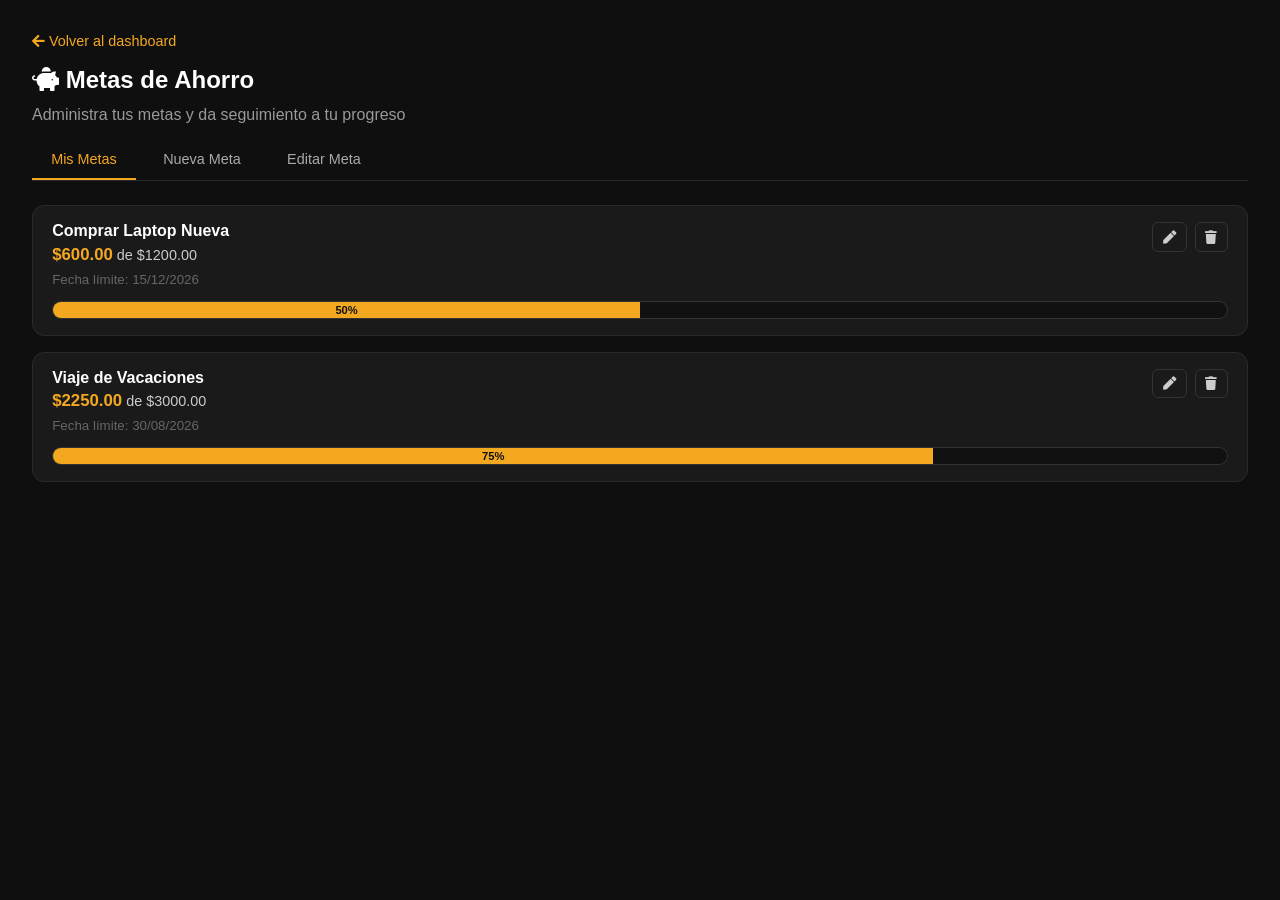
<file: app/views/demo-cruds/anitacrud.html>
<!DOCTYPE html>
<html lang="es">
<head>
  <meta charset="UTF-8">
  <meta name="viewport" content="width=device-width, initial-scale=1.0">
  <title>Metas de Ahorro — GFI</title>

  <link href="https://cdnjs.cloudflare.com/ajax/libs/font-awesome/5.15.4/css/all.min.css" rel="stylesheet">

  <style>
    * { box-sizing: border-box; }
    body {
      margin: 0;
      font-family: Arial, Helvetica, sans-serif;
      background: #0f0f0f;
      color: #fff;
      padding: 2rem;
    }
    h2 { margin-top: 0; }
    p.subtitle { color: #999; margin-top: -.5rem; }

    a.volver {
      color: #F4A820;
      text-decoration: none;
      font-size: .9rem;
    }
    a.volver:hover { text-decoration: underline; }

    .layout {
      display: flex;
      gap: 2rem;
      flex-wrap: wrap;
      margin-top: 2rem;
    }

    .card {
      background: #1a1a1a;
      border: 1px solid #2a2a2a;
      border-radius: 12px;
      padding: 1.5rem;
    }

    /* ===== FORMULARIO ===== */
    .form-panel {
      flex: 1;
      min-width: 280px;
      max-width: 350px;
    }

    label {
      display: block;
      font-size: .8rem;
      color: #aaa;
      margin: 1rem 0 .3rem;
      text-transform: uppercase;
    }

    input, textarea, select {
      width: 100%;
      padding: .6rem .8rem;
      background: #111;
      border: 1px solid #333;
      border-radius: 8px;
      color: #fff;
      font-size: .9rem;
    }

    input:focus, textarea:focus, select:focus {
      outline: none;
      border-color: #F4A820;
    }

    .btn {
      border: none;
      border-radius: 8px;
      padding: .7rem 1.2rem;
      font-weight: bold;
      cursor: pointer;
      font-size: .9rem;
    }

    .btn-guardar {
      background: #F4A820;
      color: #111;
      width: 100%;
      margin-top: 1.3rem;
    }

    .btn-cancelar {
      background: transparent;
      color: #aaa;
      border: 1px solid #333;
      width: 100%;
      margin-top: .6rem;
    }

    /* ===== TABS ===== */
    .tabs {
      display: flex;
      gap: .5rem;
      margin-bottom: 1.5rem;
      border-bottom: 1px solid #2a2a2a;
      flex-wrap: wrap;
    }

    .tab-btn {
      background: transparent;
      border: none;
      color: #aaa;
      padding: .7rem 1.2rem;
      font-size: .9rem;
      cursor: pointer;
      border-bottom: 2px solid transparent;
    }

    .tab-btn.active {
      color: #F4A820;
      border-bottom: 2px solid #F4A820;
    }

    .tab-content { display: none; }
    .tab-content.active { display: block; }

    /* ===== LISTA ===== */
    .lista-panel { flex: 2; min-width: 320px; }

    .meta-item {
      background: #1a1a1a;
      border: 1px solid #2a2a2a;
      border-radius: 12px;
      padding: 1rem 1.2rem;
      margin-bottom: 1rem;
    }

    .meta-info-top {
      display: flex;
      justify-content: space-between;
      align-items: flex-start;
      gap: 1rem;
      margin-bottom: .8rem;
    }

    .meta-info h4 { margin: 0 0 .3rem; }
    .meta-info p { margin: .3rem 0; color: #ccc; font-size: .9rem; }
    .meta-info small { color: #666; }

    .monto-meta {
      color: #F4A820;
      font-weight: bold;
      font-size: 1.05rem;
    }

    .meta-acciones { display: flex; gap: .5rem; flex-shrink: 0; }

    .btn-icono {
      background: transparent;
      border: 1px solid #333;
      color: #ccc;
      border-radius: 6px;
      padding: .4rem .6rem;
      cursor: pointer;
    }
    .btn-icono:hover { border-color: #F4A820; color: #F4A820; }
    .btn-icono.eliminar:hover { border-color: #e74c3c; color: #e74c3c; }

    .progreso-track {
      background: #111;
      border: 1px solid #333;
      border-radius: 20px;
      height: 18px;
      overflow: hidden;
    }

    .progreso-fill {
      height: 100%;
      background: #F4A820;
      display: flex;
      align-items: center;
      justify-content: center;
      color: #111;
      font-size: .7rem;
      font-weight: bold;
      transition: width .3s;
    }

    .aviso-simulacion {
      background: rgba(244, 168, 32, .08);
      border: 1px solid rgba(244, 168, 32, .25);
      color: #F4A820;
      border-radius: 8px;
      padding: .8rem 1rem;
      font-size: .85rem;
      margin-bottom: 1.5rem;
    }

    /* ===== MODAL ELIMINAR ===== */
    .modal-overlay {
      display: none;
      position: fixed;
      inset: 0;
      background: rgba(0,0,0,.6);
      align-items: center;
      justify-content: center;
      z-index: 100;
    }
    .modal-overlay.show { display: flex; }

    .modal-box {
      background: #1a1a1a;
      border: 1px solid #2a2a2a;
      border-radius: 12px;
      padding: 1.5rem;
      max-width: 380px;
      width: 90%;
    }
    .modal-box h4 { margin-top: 0; color: #e74c3c; }
    .modal-box p { color: #ccc; font-size: .9rem; }
    .modal-acciones {
      display: flex;
      gap: .6rem;
      margin-top: 1rem;
    }
    .modal-acciones .btn { flex: 1; margin: 0; }
    .btn-eliminar-confirm {
      background: #e74c3c;
      color: #fff;
    }
  </style>
</head>
<body>

  <a href="../dashboard.php" class="volver"><i class="fas fa-arrow-left"></i> Volver al dashboard</a>

  <h2 style="margin-top:1rem;"><i class="fas fa-piggy-bank"></i> Metas de Ahorro</h2>
  <p class="subtitle">Administra tus metas y da seguimiento a tu progreso</p>

  

  <div class="tabs">
    <button class="tab-btn active" data-tab="leer">Mis Metas</button>
    <button class="tab-btn" data-tab="crear">Nueva Meta</button>
    <button class="tab-btn" data-tab="editar">Editar Meta</button>
  </div>

  <!-- ===== READ / DELETE ===== -->
  <div class="tab-content active" id="tab-leer">
    <div class="lista-panel" id="listaMetas"></div>
  </div>

  <!-- ===== CREATE ===== -->
  <div class="tab-content" id="tab-crear">
    <div class="card form-panel">
      <h3>Nueva meta</h3>
      <form id="formCrear">
        <label>Nombre de la meta</label>
        <input type="text" id="c_nombre" placeholder="Ej. Fondo de emergencia..." required>

        <label>Monto objetivo ($)</label>
        <input type="number" step="0.01" min="1" id="c_monto" placeholder="0.00" required>

        <label>Fecha límite</label>
        <input type="date" id="c_fecha" required>

        <button type="submit" class="btn btn-guardar">
          <i class="fas fa-save"></i> Guardar meta
        </button>
      </form>
    </div>
  </div>

  <!-- ===== UPDATE ===== -->
  <div class="tab-content" id="tab-editar">
    <div class="card form-panel">
      <h3>Editar meta</h3>
      <div class="aviso-simulacion" style="margin-bottom:1rem;">
        <i class="fas fa-info-circle"></i> Los datos ya se encuentran pre-cargados.
      </div>
      <form id="formEditar">
        <label>Meta</label>
        <select id="u_meta"></select>

        <label>Nombre de la meta</label>
        <input type="text" id="u_nombre" required>

        <label>Monto objetivo ($)</label>
        <input type="number" step="0.01" min="1" id="u_monto" required>

        <label>Fecha límite</label>
        <input type="date" id="u_fecha" required>

        <button type="submit" class="btn btn-guardar">
          <i class="fas fa-sync-alt"></i> Actualizar cambios
        </button>
        <button type="button" class="btn btn-cancelar" id="btnCancelarEditar">Cancelar</button>
      </form>
    </div>
  </div>

  <!-- ===== MODAL ELIMINAR ===== -->
  <div class="modal-overlay" id="modalEliminar">
    <div class="modal-box">
      <h4><i class="fas fa-exclamation-triangle"></i> Confirmar eliminación</h4>
      <p>¿Estás seguro de que deseas eliminar <strong id="modalNombre"></strong>? Esta acción no se puede deshacer.</p>
      <div class="modal-acciones">
        <button class="btn btn-cancelar" id="btnCancelarEliminar">Cancelar</button>
        <button class="btn btn-eliminar-confirm" id="btnConfirmar">Confirmar</button>
      </div>
    </div>
  </div>

<script>
  
  let metas = [
    {id:1, nombre:"Comprar Laptop Nueva", objetivo:1200.00, ahorrado:600.00, fecha:"2026-12-15"},
    {id:2, nombre:"Viaje de Vacaciones", objetivo:3000.00, ahorrado:2250.00, fecha:"2026-08-30"},
  ];
  let nextId = 3, idEliminar = null;

  document.querySelectorAll(".tab-btn").forEach(btn=>{
    btn.addEventListener("click", ()=>{
      document.querySelectorAll(".tab-btn").forEach(b=>b.classList.remove("active"));
      document.querySelectorAll(".tab-content").forEach(c=>c.classList.remove("active"));
      btn.classList.add("active");
      document.getElementById("tab-"+btn.dataset.tab).classList.add("active");
    });
  });

  function irATab(nombre){
    document.querySelector(`.tab-btn[data-tab="${nombre}"]`).click();
  }

  function formatearFecha(iso){
    const [y,m,d] = iso.split("-");
    return `${d}/${m}/${y}`;
  }

  function render(){
    const lista = document.getElementById("listaMetas");
    lista.innerHTML = "";
    metas.forEach(m=>{
      const pct = Math.min(100, Math.round((m.ahorrado / m.objetivo) * 100));
      lista.innerHTML += `
        <div class="meta-item">
          <div class="meta-info-top">
            <div class="meta-info">
              <h4>${m.nombre}</h4>
              <p><span class="monto-meta">$${m.ahorrado.toFixed(2)}</span> de $${m.objetivo.toFixed(2)}</p>
              <small>Fecha límite: ${formatearFecha(m.fecha)}</small>
            </div>
            <div class="meta-acciones">
              <button class="btn-icono" onclick="editar(${m.id})" title="Editar"><i class="fas fa-pen"></i></button>
              <button class="btn-icono eliminar" onclick="pedirEliminar(${m.id})" title="Eliminar"><i class="fas fa-trash"></i></button>
            </div>
          </div>
          <div class="progreso-track">
            <div class="progreso-fill" style="width:${pct}%;">${pct}%</div>
          </div>
        </div>`;
    });

    const sel = document.getElementById("u_meta");
    sel.innerHTML = metas.map(m=>`<option value="${m.id}">${m.nombre}</option>`).join("");
  }

  document.getElementById("formCrear").addEventListener("submit", e=>{
    e.preventDefault();
    metas.push({
      id: nextId++,
      nombre: document.getElementById("c_nombre").value,
      objetivo: parseFloat(document.getElementById("c_monto").value),
      ahorrado: 0,
      fecha: document.getElementById("c_fecha").value,
    });
    render();
    e.target.reset();
    irATab("leer");
    alert("✓ Simulación: meta guardada con éxito.");
  });

  function cargarEditar(id){
    const m = metas.find(x=>x.id==id);
    document.getElementById("u_meta").value = m.id;
    document.getElementById("u_nombre").value = m.nombre;
    document.getElementById("u_monto").value = m.objetivo;
    document.getElementById("u_fecha").value = m.fecha;
  }

  document.getElementById("u_meta").addEventListener("change", e=>{
    cargarEditar(e.target.value);
  });

  document.getElementById("formEditar").addEventListener("submit", e=>{
    e.preventDefault();
    const id = document.getElementById("u_meta").value;
    const m = metas.find(x=>x.id==id);
    m.nombre = document.getElementById("u_nombre").value;
    m.objetivo = parseFloat(document.getElementById("u_monto").value);
    m.fecha = document.getElementById("u_fecha").value;
    render();
    irATab("leer");
    alert("✓ Simulación: meta actualizada correctamente.");
  });

  document.getElementById("btnCancelarEditar").addEventListener("click", ()=>{
    irATab("leer");
  });

  function editar(id){
    irATab("editar");
    cargarEditar(id);
  }

  function pedirEliminar(id){
    idEliminar = id;
    document.getElementById("modalNombre").textContent = metas.find(m=>m.id==id).nombre;
    document.getElementById("modalEliminar").classList.add("show");
  }

  document.getElementById("btnCancelarEliminar").addEventListener("click", ()=>{
    document.getElementById("modalEliminar").classList.remove("show");
  });

  document.getElementById("btnConfirmar").addEventListener("click", ()=>{
    metas = metas.filter(m=>m.id!==idEliminar);
    render();
    document.getElementById("modalEliminar").classList.remove("show");
  });

  render();

</script>
</body>
</html>
</file>
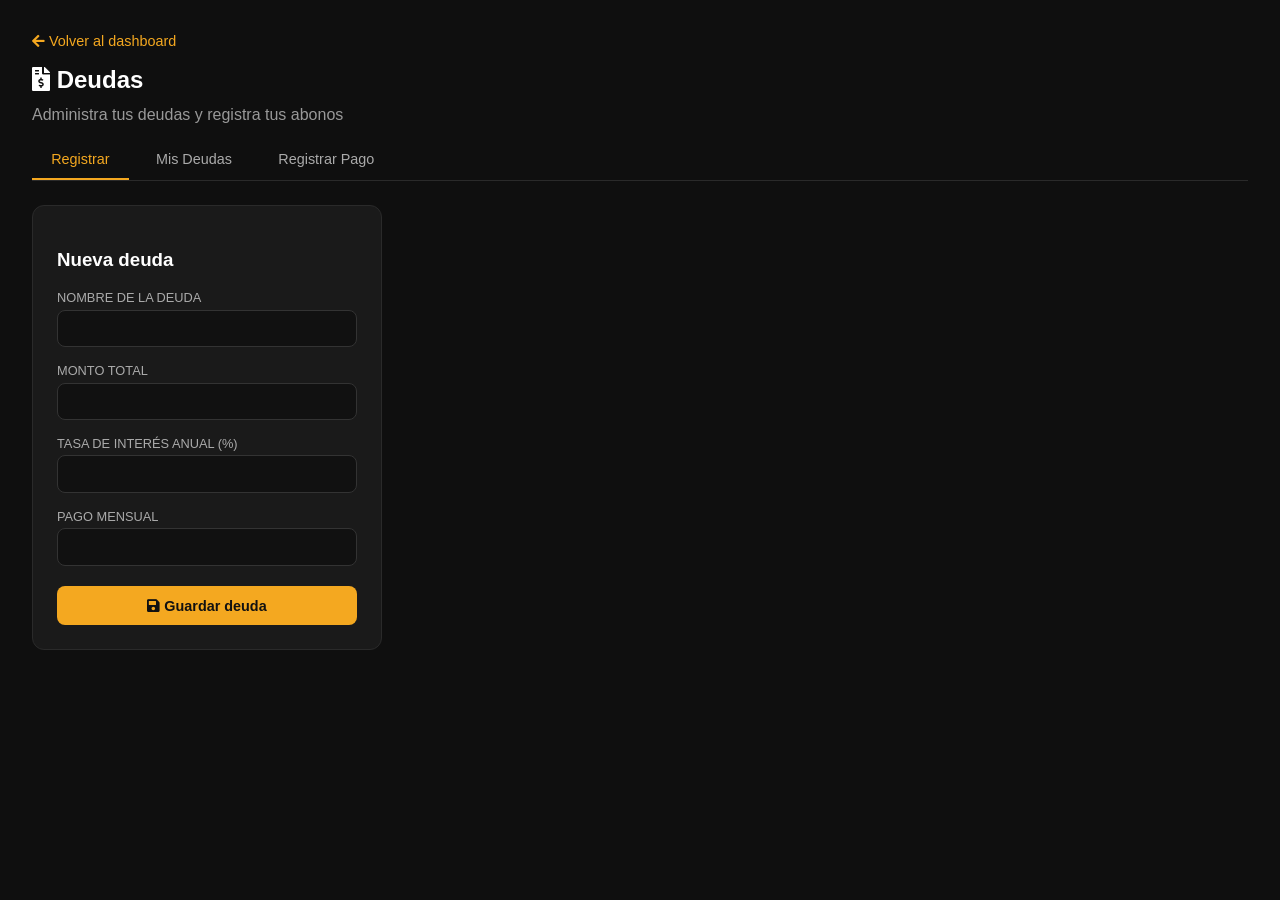
<file: app/views/demo-cruds/azrielcrud.html>
<!DOCTYPE html>
<html lang="es">
<head>
  <meta charset="UTF-8">
  <meta name="viewport" content="width=device-width, initial-scale=1.0">
  <title>Deudas — GFI</title>

  <link href="https://cdnjs.cloudflare.com/ajax/libs/font-awesome/5.15.4/css/all.min.css" rel="stylesheet">

  <style>
    * { box-sizing: border-box; }
    body {
      margin: 0;
      font-family: Arial, Helvetica, sans-serif;
      background: #0f0f0f;
      color: #fff;
      padding: 2rem;
    }
    h2 { margin-top: 0; }
    p.subtitle { color: #999; margin-top: -.5rem; }

    a.volver {
      color: #F4A820;
      text-decoration: none;
      font-size: .9rem;
    }
    a.volver:hover { text-decoration: underline; }

    .layout {
      display: flex;
      gap: 2rem;
      flex-wrap: wrap;
      margin-top: 2rem;
    }

    .card {
      background: #1a1a1a;
      border: 1px solid #2a2a2a;
      border-radius: 12px;
      padding: 1.5rem;
    }

    /* ===== FORMULARIO ===== */
    .form-panel {
      flex: 1;
      min-width: 280px;
      max-width: 350px;
    }

    label {
      display: block;
      font-size: .8rem;
      color: #aaa;
      margin: 1rem 0 .3rem;
      text-transform: uppercase;
    }

    input, textarea, select {
      width: 100%;
      padding: .6rem .8rem;
      background: #111;
      border: 1px solid #333;
      border-radius: 8px;
      color: #fff;
      font-size: .9rem;
    }

    input:focus, textarea:focus, select:focus {
      outline: none;
      border-color: #F4A820;
    }

    .btn {
      border: none;
      border-radius: 8px;
      padding: .7rem 1.2rem;
      font-weight: bold;
      cursor: pointer;
      font-size: .9rem;
    }

    .btn-guardar {
      background: #F4A820;
      color: #111;
      width: 100%;
      margin-top: 1.3rem;
    }

    .btn-cancelar {
      background: transparent;
      color: #aaa;
      border: 1px solid #333;
      width: 100%;
      margin-top: .6rem;
    }

    /* ===== TABS ===== */
    .tabs {
      display: flex;
      gap: .5rem;
      margin-bottom: 1.5rem;
      border-bottom: 1px solid #2a2a2a;
    }

    .tab-btn {
      background: transparent;
      border: none;
      color: #aaa;
      padding: .7rem 1.2rem;
      font-size: .9rem;
      cursor: pointer;
      border-bottom: 2px solid transparent;
    }

    .tab-btn.active {
      color: #F4A820;
      border-bottom: 2px solid #F4A820;
    }

    .tab-content { display: none; }
    .tab-content.active { display: block; }

    /* ===== LISTA ===== */
    .lista-panel { flex: 2; min-width: 320px; }

    .deuda-item {
      background: #1a1a1a;
      border: 1px solid #2a2a2a;
      border-radius: 12px;
      padding: 1rem 1.2rem;
      margin-bottom: 1rem;
      display: flex;
      justify-content: space-between;
      align-items: flex-start;
      gap: 1rem;
    }

    .deuda-info h4 { margin: 0 0 .3rem; }
    .deuda-info p { margin: .3rem 0; color: #ccc; font-size: .9rem; }
    .deuda-info small { color: #666; }

    .monto-deuda {
      color: #F4A820;
      font-weight: bold;
      font-size: 1.05rem;
    }

    .estado-badge {
      display: inline-flex;
      align-items: center;
      gap: .4rem;
      padding: .25rem .7rem;
      border-radius: 20px;
      font-size: .75rem;
      font-weight: bold;
      background: rgba(244, 168, 32, .1);
      color: #F4A820;
    }

    .estado-badge.liquidada {
      background: rgba(74, 222, 128, .1);
      color: #4ade80;
    }

    .deuda-acciones { display: flex; gap: .5rem; flex-shrink: 0; }

    .btn-icono {
      background: transparent;
      border: 1px solid #333;
      color: #ccc;
      border-radius: 6px;
      padding: .4rem .6rem;
      cursor: pointer;
    }
    .btn-icono:hover { border-color: #F4A820; color: #F4A820; }
    .btn-icono.eliminar:hover { border-color: #e74c3c; color: #e74c3c; }

    .aviso-simulacion {
      background: rgba(244, 168, 32, .08);
      border: 1px solid rgba(244, 168, 32, .25);
      color: #F4A820;
      border-radius: 8px;
      padding: .8rem 1rem;
      font-size: .85rem;
      margin-bottom: 1.5rem;
    }

    /* ===== MODAL ELIMINAR ===== */
    .modal-overlay {
      display: none;
      position: fixed;
      inset: 0;
      background: rgba(0,0,0,.6);
      align-items: center;
      justify-content: center;
      z-index: 100;
    }
    .modal-overlay.show { display: flex; }

    .modal-box {
      background: #1a1a1a;
      border: 1px solid #2a2a2a;
      border-radius: 12px;
      padding: 1.5rem;
      max-width: 380px;
      width: 90%;
    }
    .modal-box h4 { margin-top: 0; color: #e74c3c; }
    .modal-box p { color: #ccc; font-size: .9rem; }
    .modal-acciones {
      display: flex;
      gap: .6rem;
      margin-top: 1rem;
    }
    .modal-acciones .btn { flex: 1; margin: 0; }
    .btn-eliminar-confirm {
      background: #e74c3c;
      color: #fff;
    }
  </style>
</head>
<body>

  <a href="../dashboard.php" class="volver"><i class="fas fa-arrow-left"></i> Volver al dashboard</a>

  <h2 style="margin-top:1rem;"><i class="fas fa-file-invoice-dollar"></i> Deudas</h2>
  <p class="subtitle">Administra tus deudas y registra tus abonos</p>

  

  <div class="tabs">
    <button class="tab-btn active" data-tab="crear">Registrar</button>
    <button class="tab-btn" data-tab="leer">Mis Deudas</button>
    <button class="tab-btn" data-tab="pago">Registrar Pago</button>
  </div>

  <!-- ===== CREATE ===== -->
  <div class="tab-content active" id="tab-crear">
    <div class="card form-panel">
      <h3>Nueva deuda</h3>
      <form id="formCrear">
        <label>Nombre de la deuda</label>
        <input type="text" id="c_nombre" required>

        <label>Monto total</label>
        <input type="number" step="0.01" id="c_monto" required>

        <label>Tasa de interés anual (%)</label>
        <input type="number" step="0.01" id="c_tasa" required>

        <label>Pago mensual</label>
        <input type="number" step="0.01" id="c_pago" required>

        <button type="submit" class="btn btn-guardar">
          <i class="fas fa-save"></i> Guardar deuda
        </button>
      </form>
    </div>
  </div>

  <!-- ===== READ ===== -->
  <div class="tab-content" id="tab-leer">
    <div class="lista-panel" id="listaDeudas"></div>
  </div>

  <!-- ===== UPDATE (pago) ===== -->
  <div class="tab-content" id="tab-pago">
    <div class="card form-panel">
      <h3>Registrar pago</h3>
      <form id="formPago">
        <label>Deuda</label>
        <select id="u_deuda"></select>

        <label>Monto del abono</label>
        <input type="number" step="0.01" id="u_abono" required>

        <button type="submit" class="btn btn-guardar">
          <i class="fas fa-hand-holding-usd"></i> Registrar pago
        </button>
      </form>
    </div>
  </div>

  <!-- ===== MODAL ELIMINAR ===== -->
  <div class="modal-overlay" id="modalEliminar">
    <div class="modal-box">
      <h4><i class="fas fa-exclamation-triangle"></i> Confirmar eliminación</h4>
      <p>¿Estás seguro de que deseas eliminar <strong id="modalNombre"></strong>?</p>
      <div class="modal-acciones">
        <button class="btn btn-cancelar" id="btnCancelarEliminar">Cancelar</button>
        <button class="btn btn-eliminar-confirm" id="btnConfirmar">Confirmar</button>
      </div>
    </div>
  </div>

<script>
  let deudas = [
    {id:1, nombre:"Tarjeta BBVA", monto:18500, tasa:32.5, pago:1200},
    {id:2, nombre:"Crédito auto", monto:145000, tasa:11.2, pago:4300},
  ];
  let nextId = 3, idEliminar = null;

  // ----- Tabs -----
  document.querySelectorAll(".tab-btn").forEach(btn=>{
    btn.addEventListener("click", ()=>{
      document.querySelectorAll(".tab-btn").forEach(b=>b.classList.remove("active"));
      document.querySelectorAll(".tab-content").forEach(c=>c.classList.remove("active"));
      btn.classList.add("active");
      document.getElementById("tab-"+btn.dataset.tab).classList.add("active");
    });
  });

  function irATab(nombre){
    document.querySelector(`.tab-btn[data-tab="${nombre}"]`).click();
  }

  function calcularMeses(monto, tasa, pago){
    const r = (tasa/100)/12;
    if(monto<=0) return "liquidada";
    if(pago<=0 || pago<=monto*r) return null;
    if(r===0) return Math.ceil(monto/pago);
    return Math.ceil(-Math.log(1-(r*monto)/pago)/Math.log(1+r));
  }

  function render(){
    const lista = document.getElementById("listaDeudas");
    lista.innerHTML = "";
    deudas.forEach(d=>{
      const meses = calcularMeses(d.monto, d.tasa, d.pago);
      const liquidada = meses === "liquidada";
      const estadoTexto = liquidada ? "Liquidada" : (meses===null ? "Sin liquidar" : meses+" meses restantes");

      lista.innerHTML += `
        <div class="deuda-item">
          <div class="deuda-info">
            <h4><span class="monto-deuda">$${d.monto.toFixed(2)}</span></h4>
            <div class="estado-badge ${liquidada ? 'liquidada' : ''}">
              <i class="fas fa-${liquidada ? 'check-circle' : 'clock'}"></i> ${estadoTexto}
            </div>
            <p>${d.nombre} — Tasa: ${d.tasa}% anual · Pago mensual: $${d.pago.toFixed(2)}</p>
            <small>ID: ${d.id}</small>
          </div>
          <div class="deuda-acciones">
            <button class="btn-icono" onclick="editar(${d.id})" title="Registrar pago"><i class="fas fa-pen"></i></button>
            <button class="btn-icono eliminar" onclick="pedirEliminar(${d.id})" title="Eliminar"><i class="fas fa-trash"></i></button>
          </div>
        </div>`;
    });

    const sel = document.getElementById("u_deuda");
    sel.innerHTML = deudas.map(d=>`<option value="${d.id}">${d.nombre}</option>`).join("");
  }

  document.getElementById("formCrear").addEventListener("submit", e=>{
    e.preventDefault();
    deudas.push({
      id: nextId++,
      nombre: document.getElementById("c_nombre").value,
      monto: parseFloat(document.getElementById("c_monto").value),
      tasa: parseFloat(document.getElementById("c_tasa").value),
      pago: parseFloat(document.getElementById("c_pago").value),
    });
    render();
    e.target.reset();
    irATab("leer");
  });

  document.getElementById("formPago").addEventListener("submit", e=>{
    e.preventDefault();
    const d = deudas.find(x=>x.id==document.getElementById("u_deuda").value);
    const abono = parseFloat(document.getElementById("u_abono").value);
    d.monto = Math.max(0, d.monto - abono);
    render();
    e.target.reset();
    alert("Pago registrado. Nuevo saldo: $" + d.monto.toFixed(2));
  });

  function editar(id){
    irATab("pago");
    document.getElementById("u_deuda").value = id;
  }

  function pedirEliminar(id){
    idEliminar = id;
    document.getElementById("modalNombre").textContent = deudas.find(d=>d.id==id).nombre;
    document.getElementById("modalEliminar").classList.add("show");
  }

  document.getElementById("btnCancelarEliminar").addEventListener("click", ()=>{
    document.getElementById("modalEliminar").classList.remove("show");
  });

  document.getElementById("btnConfirmar").addEventListener("click", ()=>{
    deudas = deudas.filter(d=>d.id!==idEliminar);
    render();
    document.getElementById("modalEliminar").classList.remove("show");
  });

  render();
</script>
</body>
</html>
</file>
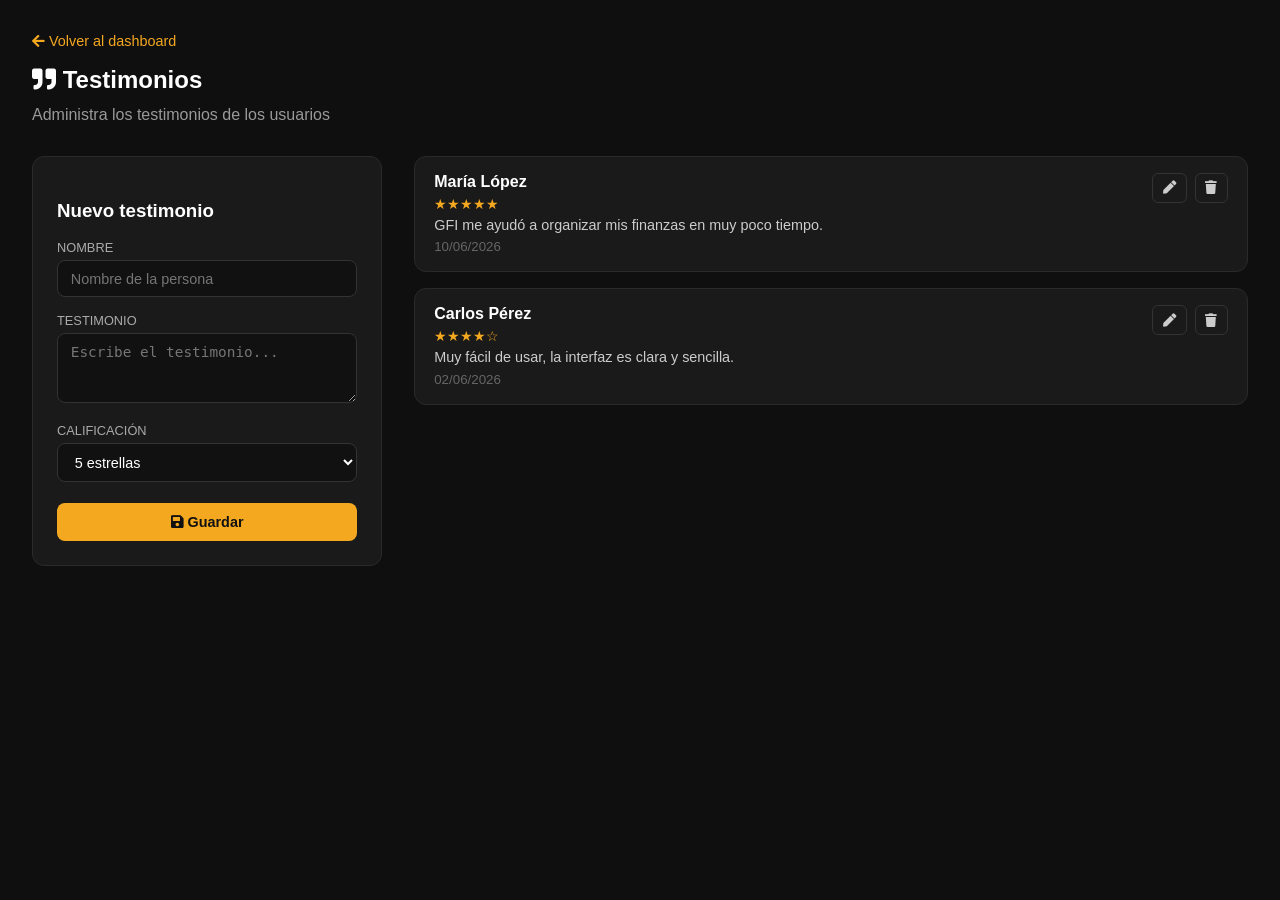
<file: app/views/demo-cruds/patriciocrud.html>
<!DOCTYPE html>
<html lang="es">
<head>
  <meta charset="UTF-8">
  <meta name="viewport" content="width=device-width, initial-scale=1.0">
  <title>Testimonios — GFI</title>

  <link href="https://cdnjs.cloudflare.com/ajax/libs/font-awesome/5.15.4/css/all.min.css" rel="stylesheet">

  <style>
    * { box-sizing: border-box; }
    body {
      margin: 0;
      font-family: Arial, Helvetica, sans-serif;
      background: #0f0f0f;
      color: #fff;
      padding: 2rem;
    }
    h2 { margin-top: 0; }
    p.subtitle { color: #999; margin-top: -.5rem; }

    a.volver {
      color: #F4A820;
      text-decoration: none;
      font-size: .9rem;
    }
    a.volver:hover { text-decoration: underline; }

    .layout {
      display: flex;
      gap: 2rem;
      flex-wrap: wrap;
      margin-top: 2rem;
    }

    .card {
      background: #1a1a1a;
      border: 1px solid #2a2a2a;
      border-radius: 12px;
      padding: 1.5rem;
    }

    /* ===== FORMULARIO ===== */
    .form-panel {
      flex: 1;
      min-width: 280px;
      max-width: 350px;
    }

    label {
      display: block;
      font-size: .8rem;
      color: #aaa;
      margin: 1rem 0 .3rem;
      text-transform: uppercase;
    }

    input, textarea, select {
      width: 100%;
      padding: .6rem .8rem;
      background: #111;
      border: 1px solid #333;
      border-radius: 8px;
      color: #fff;
      font-size: .9rem;
    }

    textarea { resize: vertical; min-height: 70px; }

    input:focus, textarea:focus, select:focus {
      outline: none;
      border-color: #F4A820;
    }

    .btn {
      border: none;
      border-radius: 8px;
      padding: .7rem 1.2rem;
      font-weight: bold;
      cursor: pointer;
      font-size: .9rem;
    }

    .btn-guardar {
      background: #F4A820;
      color: #111;
      width: 100%;
      margin-top: 1.3rem;
    }

    .btn-cancelar {
      background: transparent;
      color: #aaa;
      border: 1px solid #333;
      width: 100%;
      margin-top: .6rem;
    }

    /* ===== LISTA ===== */
    .lista-panel { flex: 2; min-width: 320px; }

    .testimonio-item {
      background: #1a1a1a;
      border: 1px solid #2a2a2a;
      border-radius: 12px;
      padding: 1rem 1.2rem;
      margin-bottom: 1rem;
      display: flex;
      justify-content: space-between;
      align-items: flex-start;
      gap: 1rem;
    }

    .testimonio-info h4 { margin: 0 0 .3rem; }
    .testimonio-info p { margin: .3rem 0; color: #ccc; font-size: .9rem; }
    .testimonio-info small { color: #666; }
    .estrellas { color: #F4A820; font-size: .9rem; }

    .testimonio-acciones { display: flex; gap: .5rem; flex-shrink: 0; }

    .btn-icono {
      background: transparent;
      border: 1px solid #333;
      color: #ccc;
      border-radius: 6px;
      padding: .4rem .6rem;
      cursor: pointer;
    }
    .btn-icono:hover { border-color: #F4A820; color: #F4A820; }
    .btn-icono.eliminar:hover { border-color: #e74c3c; color: #e74c3c; }

    .aviso-simulacion {
      background: rgba(244, 168, 32, .08);
      border: 1px solid rgba(244, 168, 32, .25);
      color: #F4A820;
      border-radius: 8px;
      padding: .8rem 1rem;
      font-size: .85rem;
      margin-bottom: 1.5rem;
    }
  </style>
</head>
<body>

  <a href="../dashboard.php" class="volver"><i class="fas fa-arrow-left"></i> Volver al dashboard</a>

  <h2 style="margin-top:1rem;"><i class="fas fa-quote-right"></i> Testimonios</h2>
  <p class="subtitle">Administra los testimonios de los usuarios</p>

  

  <div class="layout">

    <!-- ===== FORMULARIO (Create / Update simulados) ===== -->
    <div class="card form-panel">
      <h3>Nuevo testimonio</h3>

      <form onsubmit="event.preventDefault(); alert('Simulación: testimonio guardado con éxito.');">
        <label>Nombre</label>
        <input type="text" placeholder="Nombre de la persona" required>

        <label>Testimonio</label>
        <textarea placeholder="Escribe el testimonio..." required></textarea>

        <label>Calificación</label>
        <select>
          <option value="5">5 estrellas</option>
          <option value="4">4 estrellas</option>
          <option value="3">3 estrellas</option>
          <option value="2">2 estrellas</option>
          <option value="1">1 estrella</option>
        </select>

        <button type="submit" class="btn btn-guardar">
          <i class="fas fa-save"></i> Guardar
        </button>
      </form>
    </div>

    <!-- ===== LISTA (Read / Delete simulados) ===== -->
    <div class="lista-panel">

      <div class="testimonio-item">
        <div class="testimonio-info">
          <h4>María López</h4>
          <div class="estrellas">★★★★★</div>
          <p>GFI me ayudó a organizar mis finanzas en muy poco tiempo.</p>
          <small>10/06/2026</small>
        </div>
        <div class="testimonio-acciones">
          <button class="btn-icono" onclick="alert('✓ Simulación: aquí se abriría el formulario para editar este testimonio.');">
            <i class="fas fa-pen"></i>
          </button>
          <button class="btn-icono eliminar" onclick="if(confirm('¿Seguro que deseas eliminar este testimonio?')) alert('✓ Simulación: testimonio eliminado.');">
            <i class="fas fa-trash"></i>
          </button>
        </div>
      </div>

      <div class="testimonio-item">
        <div class="testimonio-info">
          <h4>Carlos Pérez</h4>
          <div class="estrellas">★★★★☆</div>
          <p>Muy fácil de usar, la interfaz es clara y sencilla.</p>
          <small>02/06/2026</small>
        </div>
        <div class="testimonio-acciones">
          <button class="btn-icono" onclick="alert('✓ Simulación: aquí se abriría el formulario para editar este testimonio.');">
            <i class="fas fa-pen"></i>
          </button>
          <button class="btn-icono eliminar" onclick="if(confirm('¿Seguro que deseas eliminar este testimonio?')) alert('✓ Simulación: testimonio eliminado.');">
            <i class="fas fa-trash"></i>
          </button>
        </div>
      </div>

    </div>

  </div>

</body>
</html>
</file>
<file: css/styleGFI.css>
:root {
      --primary:   #F4A820;
      --primary-d: #d4880a;
      --dark:      #1A1A1A;
      --dark2:     #232323;
      --dark3:     #2d2d2d;
      --light-bg:  #F9F9F9;
      --text-muted-custom: #888888;
    }

    * { margin: 0; padding: 0; box-sizing: border-box; }

    body {
      font-family: 'Inter', sans-serif;
      color: #333;
      background: #fff;
      overflow-x: hidden;
    }

  html {
  font-size: 14px;
}

    /* ===== LOGIN ESPECÍFICO ===== */
    html, body {
      height: 100%;
      margin: 0;
      padding: 0;
      font-family: 'Inter', sans-serif; /* cambia aquí también si cambias fuente */
    }

    .login-wrapper {
      min-height: 100vh;
      display: flex;
    }

    /* Panel izquierdo — decorativo */
    .login-left {
      flex: 1;
      background: linear-gradient(135deg, #0d0d0d 0%, #1a1208 60%, #0d0d0d 100%);
      position: relative;
      display: flex;
      flex-direction: column;
      align-items: center;
      justify-content: center;
      padding: 60px 50px;
      overflow: hidden;
    }

    .login-left-grid {
      position: absolute;
      inset: 0;
      background-image:
        linear-gradient(rgba(244,168,32,.06) 1px, transparent 1px),
        linear-gradient(90deg, rgba(244,168,32,.06) 1px, transparent 1px);
      background-size: 55px 55px;
    }

    .login-left-glow {
      position: absolute;
      width: 500px; height: 500px;
      background: radial-gradient(circle, rgba(244,168,32,.12) 0%, transparent 70%);
      top: -80px; left: -80px;
      pointer-events: none;
    }

    .login-left-glow2 {
      position: absolute;
      width: 350px; height: 350px;
      background: radial-gradient(circle, rgba(244,168,32,.08) 0%, transparent 70%);
      bottom: -60px; right: -60px;
      pointer-events: none;
    }

    .login-left-content {
      position: relative;
      z-index: 2;
      text-align: center;
      max-width: 420px;
    }

    .login-logo {
      margin-bottom: 10px;
    }

    .login-logo img {
      height: 70px;
    }

    .login-logo-text {
      font-size: 2.8rem;
      font-weight: 900;
      color: #fff;
      letter-spacing: -2px;
      line-height: 1;
    }
    .login-logo-text span { color: #F4A820; }

    .login-tagline {
      font-size: 1.5rem;
      font-weight: 800;
      color: #fff;
      margin-bottom: 16px;
      line-height: 1.2;
    }
    .login-tagline span { color: #F4A820; }

    .login-desc {
      font-size: .9rem;
      color: #888;
      line-height: 1.7;
      margin-bottom: 48px;
    }

    .login-features {
      display: flex;
      flex-direction: column;
      gap: 16px;
      text-align: left;
    }

    .login-feature-item {
      display: flex;
      align-items: center;
      gap: 14px;
      background: rgba(255,255,255,.04);
      border: 1px solid rgba(244,168,32,.15);
      border-radius: 8px;
      padding: 14px 18px;
    }

    .login-feature-icon {
      width: 38px; height: 38px;
      background: rgba(244,168,32,.12);
      border-radius: 8px;
      display: flex; align-items: center; justify-content: center;
      color: #F4A820;
      font-size: 1rem;
      flex-shrink: 0;
    }

    .login-feature-text {
      font-size: .85rem;
      color: #ccc;
      font-weight: 500;
    }

    /* Panel derecho — formulario */
    .login-right {
      width: 480px;
      flex-shrink: 0;
      background: #fff;
      display: flex;
      flex-direction: column;
      align-items: center;
      justify-content: center;
      padding: 60px 50px;
    }

    .login-form-wrapper {
      width: 100%;
      max-width: 360px;
    }

    .login-form-title {
      font-size: 1.8rem;
      font-weight: 900;
      color: #1a1a1a;
      margin-bottom: 6px;
    }

    .login-form-subtitle {
      font-size: .875rem;
      color: #888;
      margin-bottom: 36px;
    }

    .form-label-custom {
      font-size: .78rem;
      font-weight: 700;
      color: #444;
      text-transform: uppercase;
      letter-spacing: .8px;
      margin-bottom: 6px;
      display: block;
    }

    .form-input-custom {
      width: 100%;
      background: #f7f7f7;
      border: 1.5px solid #e8e8e8;
      border-radius: 8px;
      padding: 13px 16px;
      font-family: 'Raleway', sans-serif;
      font-size: .9rem;
      color: #1a1a1a;
      outline: none;
      transition: border-color .25s, background .25s, box-shadow .25s;
      margin-bottom: 20px;
    }

    .form-input-custom:focus {
      border-color: #F4A820;
      background: #fff;
      box-shadow: 0 0 0 3px rgba(244,168,32,.12);
    }

    .input-icon-wrapper {
      position: relative;
    }

    .input-icon-wrapper .form-input-custom {
      padding-left: 44px;
    }

    .input-icon {
      position: absolute;
      left: 14px;
      top: 50%;
      transform: translateY(-70%);
      color: #bbb;
      font-size: .9rem;
      pointer-events: none;
    }

    .input-toggle-pass {
      position: absolute;
      right: 14px;
      top: 50%;
      transform: translateY(-70%);
      color: #bbb;
      font-size: .9rem;
      cursor: pointer;
      background: none;
      border: none;
      outline: none;
      padding: 0;
      transition: color .2s;
    }
    .input-toggle-pass:hover { color: #F4A820; }

    .form-options {
      display: flex;
      align-items: center;
      justify-content: space-between;
      margin-bottom: 28px;
    }

    .form-check-label-custom {
      font-size: .82rem;
      color: #666;
      cursor: pointer;
      display: flex;
      align-items: center;
      gap: 8px;
      user-select: none;
    }

    .form-check-input-custom {
      width: 16px; height: 16px;
      accent-color: #F4A820;
      cursor: pointer;
    }

    .form-forgot {
      font-size: .82rem;
      color: #F4A820;
      font-weight: 700;
      text-decoration: none;
      transition: color .2s;
    }
    .form-forgot:hover { color: #d4880a; }

    .btn-login {
      width: 100%;
      background: #F4A820;
      color: #1a1a1a;
      border: none;
      border-radius: 8px;
      padding: 14px;
      font-family: 'Raleway', sans-serif;
      font-size: .95rem;
      font-weight: 800;
      letter-spacing: .5px;
      cursor: pointer;
      transition: background .25s, transform .2s, box-shadow .25s;
      margin-bottom: 20px;
    }
    .btn-login:hover {
      background: #d4880a;
      color: #fff;
      transform: translateY(-1px);
      box-shadow: 0 6px 20px rgba(244,168,32,.35);
    }

    .login-divider {
      display: flex;
      align-items: center;
      gap: 12px;
      margin-bottom: 20px;
    }
    .login-divider-line {
      flex: 1;
      height: 1px;
      background: #ececec;
    }
    .login-divider-text {
      font-size: .75rem;
      color: #bbb;
      font-weight: 600;
      text-transform: uppercase;
      letter-spacing: 1px;
    }

    .btn-register {
      width: 100%;
      background: transparent;
      color: #1a1a1a;
      border: 2px solid #e8e8e8;
      border-radius: 8px;
      padding: 13px;
      font-family: 'Raleway', sans-serif;
      font-size: .9rem;
      font-weight: 700;
      cursor: pointer;
      transition: border-color .25s, color .25s;
      text-decoration: none;
      display: block;
      text-align: center;
    }
    .btn-register:hover {
      border-color: #F4A820;
      color: #F4A820;
    }

    .login-footer-note {
      text-align: center;
      margin-top: 32px;
      font-size: .75rem;
      color: #bbb;
      line-height: 1.6;
    }

    .login-footer-note a {
      color: #F4A820;
      font-weight: 700;
      text-decoration: none;
    }

    /* Alerta de error */
    .login-alert {
      background: rgba(220,53,69,.08);
      border: 1px solid rgba(220,53,69,.25);
      border-radius: 8px;
      padding: 12px 16px;
      font-size: .85rem;
      color: #c0392b;
      margin-bottom: 20px;
      display: none;
      align-items: center;
      gap: 10px;
    }
    .login-alert.show { display: flex; }

    /* Badge proyecto */
    .project-badge {
      display: inline-flex;
      align-items: center;
      gap: 6px;
      background: rgba(244,168,32,.1);
      border: 1px solid rgba(244,168,32,.25);
      border-radius: 20px;
      padding: 5px 14px;
      font-size: .7rem;
      font-weight: 700;
      color: #F4A820;
      letter-spacing: 1px;
      text-transform: uppercase;
      margin-bottom: 24px;
    }

    /* Responsive */
    @media (max-width: 900px) {
      .login-left { display: none; }
      .login-right {
        width: 100%;
        min-height: 100vh;
        padding: 40px 28px;
        background: linear-gradient(135deg, #0d0d0d 0%, #1a1208 60%, #0d0d0d 100%);
      }
      .login-form-title { color: #fff; }
      .login-form-subtitle { color: #888; }
      .form-label-custom { color: #ccc; }
      .form-input-custom {
        background: rgba(255,255,255,.06);
        border-color: rgba(255,255,255,.1);
        color: #fff;
      }
      .form-input-custom:focus {
        background: rgba(255,255,255,.1);
        border-color: #F4A820;
      }
      .form-check-label-custom { color: #aaa; }
      .btn-register { border-color: rgba(255,255,255,.15); color: #fff; }
      .login-footer-note { color: #555; }
      .login-divider-line { background: rgba(255,255,255,.08); }
    }

    /* ===================== SCROLLBAR ===================== */
    ::-webkit-scrollbar { width: 6px; }
    ::-webkit-scrollbar-track { background: var(--dark2); }
    ::-webkit-scrollbar-thumb { background: var(--primary); border-radius: 3px; }


    /* ===== DASHBOARD CARD ===== */
  .dashboard-card {
  background: linear-gradient(160deg, #1e1a10 0%, #161208 100%);
  border: 1px solid rgba(244,168,32,.2);
  border-radius: 16px;
  padding: 16px;
  width: 100%;
  max-width: 360px;
  box-shadow: 0 24px 60px rgba(0,0,0,.5), 0 0 0 1px rgba(244,168,32,.05);
  animation: cardFloat 4s ease-in-out infinite;
}
 
@keyframes cardFloat {
  0%, 100% { transform: translateY(0px); }
  50%       { transform: translateY(-8px); }
}
 
/* Header */
.dc-header {
  display: flex;
  align-items: center;
  justify-content: space-between;
  margin-bottom: 16px;
}
.dc-header-left { display: flex; gap: 5px; align-items: center; }
.dc-dot {
  width: 9px; height: 9px;
  border-radius: 50%;
}
.dc-dot.green  { background: #27ae60; }
.dc-dot.yellow { background: #F4A820; }
.dc-dot.red    { background: #e74c3c; }
 
.dc-title {
  font-size: .78rem;
  font-weight: 700;
  color: #888;
  letter-spacing: 1px;
  text-transform: uppercase;
}
.dc-live {
  display: flex;
  align-items: center;
  gap: 5px;
  font-size: .7rem;
  color: #27ae60;
  font-weight: 600;
}
.dc-live-dot {
  width: 6px; height: 6px;
  background: #27ae60;
  border-radius: 50%;
  animation: pulse 1.5s ease-in-out infinite;
}
@keyframes pulse {
  0%, 100% { opacity: 1; transform: scale(1); }
  50%       { opacity: .4; transform: scale(.7); }
}
 
/* Stats */
.dc-stats {
  display: flex;
  gap: 10px;
  margin-bottom: 16px;
}
.dc-stat {
  flex: 1;
  background: rgba(255,255,255,.03);
  border: 1px solid rgba(255,255,255,.06);
  border-radius: 10px;
  padding: 10px 10px 8px;
  display: flex;
  flex-direction: column;
  gap: 3px;
}
.dc-stat-label {
  font-size: .65rem;
  color: #666;
  text-transform: uppercase;
  letter-spacing: .8px;
}
.dc-stat-num {
  font-size: .95rem;
  font-weight: 900;
  letter-spacing: -.5px;
  transition: all .3s;
}
.green-text  { color: #27ae60; }
.red-text    { color: #e74c3c; }
.orange-text { color: #F4A820; }
 
.dc-stat-change {
  font-size: .62rem;
  font-weight: 700;
}
.dc-stat-change.up   { color: #27ae60; }
.dc-stat-change.down { color: #e74c3c; }
 
/* Chart */
.dc-chart-wrapper {
  height: 110px;
  margin-bottom: 16px;
  position: relative;
}
 
/* Barras */
.dc-bars { display: flex; flex-direction: column; gap: 8px; margin-bottom: 16px; }
/*.dc-bar-item {} */
.dc-bar-info {
  display: flex;
  justify-content: space-between;
  margin-bottom: 4px;
}
.dc-bar-label { font-size: .68rem; color: #888; }
.dc-bar-pct   { font-size: .68rem; color: #aaa; font-weight: 700; }
.dc-bar-track {
  height: 5px;
  background: rgba(255,255,255,.06);
  border-radius: 3px;
  overflow: hidden;
}
.dc-bar-fill {
  height: 100%;
  width: 0%;
  border-radius: 3px;
  transition: width 1.5s cubic-bezier(.4,0,.2,1);
}
.dc-bar-fill.orange { background: linear-gradient(90deg, #F4A820, #ffcc5c); }
.dc-bar-fill.green  { background: linear-gradient(90deg, #27ae60, #2ecc71); }
.dc-bar-fill.blue   { background: linear-gradient(90deg, #2980b9, #3498db); }
 
/* Footer */
.dc-footer {
  display: flex;
  align-items: center;
  gap: 10px;
  padding-top: 12px;
  border-top: 1px solid rgba(255,255,255,.06);
}
.dc-badge {
  background: #F4A820;
  color: #1a1a1a;
  font-size: .62rem;
  font-weight: 800;
  padding: 3px 8px;
  border-radius: 3px;
  letter-spacing: .8px;
  text-transform: uppercase;
  white-space: nowrap;
}
.dc-footer-text {
  font-size: .75rem;
  color: #666;
}
 

    /* ===================== NAVBAR ===================== */
    #navbar {
      position: fixed;
      top: 0; left: 0; right: 0;
      z-index: 9999;
      background: var(--dark);
      padding: 0 40px;
      transition: box-shadow .3s;
      display: flex;
      align-items: center;
      min-height: 60px;
    }
    /*color del navbar*/
    .navbar-brand-text img,
    nav img {
    mix-blend-mode: lighten;
}

    #navbar.scrolled {
      box-shadow: 0 2px 20px rgba(0,0,0,.5);
    }
    .navbar-brand-text {
      font-size: 1.8rem;
      font-weight: 900;
      color: #fff;
      letter-spacing: -1px;
      text-decoration: none;
    }
    .navbar-brand-text span { color: var(--primary); }
    .nav-link-custom {
      color: #ccc !important;
      font-weight: 600;
      font-size: .85rem;
      letter-spacing: .5px;
      padding: 18px 14px !important;
      text-transform: uppercase;
      transition: color .25s;
      text-decoration: none;
    }
    .nav-link-custom:hover, .nav-link-custom.active { 
      color: var(--primary) !important; 
    }
    .nav-cta {
      background: var(--primary);
      color: var(--dark) !important;
      border-radius: 4px;
      padding: 10px 22px !important;
      margin-top: 8px;
      font-weight: 700;
      transition: background .25s;
    }
    .nav-cta:hover { background: var(--primary-d) !important; color: #fff !important; }

    .navbar-toggler {
      border: 1px solid #555;
      padding: 6px 10px;
    }
    .navbar-toggler-icon {
      background-image: url("data:image/svg+xml,%3csvg xmlns='http://www.w3.org/2000/svg' width='30' height='30' viewBox='0 0 30 30'%3e%3cpath stroke='rgba(255,255,255,0.7)' stroke-linecap='round' stroke-miterlimit='10' stroke-width='2' d='M4 7h22M4 15h22M4 23h22'/%3e%3c/svg%3e");
    }

    /* ===================== HERO ===================== */
    #hero {
      min-height: 85vh;
      background: linear-gradient(135deg, #0d0d0d 0%, #1a1208 60%, #0d0d0d 100%);
      position: relative;
      display: flex;
      align-items: center;
      overflow: hidden;
    }
    .hero-grid-bg {
      position: absolute;
      inset: 0;
      background-image:
        linear-gradient(rgba(244,168,32,.06) 1px, transparent 1px),
        linear-gradient(90deg, rgba(244,168,32,.06) 1px, transparent 1px);
      background-size: 60px 60px;
    }
    .hero-glow {
      position: absolute;
      width: 600px; height: 600px;
      background: radial-gradient(circle, rgba(244,168,32,.15) 0%, transparent 70%);
      top: -100px; right: -100px;
      pointer-events: none;
    }
    .hero-content { 
      position: relative;
      z-index: 2; 
      padding-top: 80px; 
    }
    .hero-badge {
      display: inline-block;
      background: rgba(244,168,32,.15);
      border: 1px solid rgba(244,168,32,.4);
      color: var(--primary);
      font-size: .72rem;
      font-weight: 700;
      letter-spacing: 2px;
      text-transform: uppercase;
      padding: 6px 16px;
      border-radius: 2px;
      margin-bottom: 24px;
    }
    .hero-title {
      font-size: clamp(1.6rem, 3.5vw, 3rem);
      font-weight: 900;
      color: #fff;
      line-height: 1.1;
      margin-bottom: 14px;
    }
    .hero-title span { 
      color: var(--primary); 
    }
    .hero-subtitle {
      font-size: .88rem;
      color: #aaa;
      max-width: 520px;
      line-height: 1.7;
      margin-bottom: 24px;
    }
    .btn-primary-custom {
      background: var(--primary);
      color: var(--dark);
      border: none;
      padding: 14px 32px;
      font-weight: 800;
      font-size: .9rem;
      letter-spacing: .5px;
      border-radius: 4px;
      transition: background .25s, transform .2s;
      text-decoration: none;
      display: inline-block;
    }
    .btn-primary-custom:hover { background: var(--primary-d); color: #fff; transform: translateY(-2px); }
    .btn-outline-custom {
      border: 2px solid var(--primary);
      color: var(--primary);
      padding: 12px 30px;
      font-weight: 700;
      font-size: .9rem;
      border-radius: 4px;
      transition: all .25s;
      text-decoration: none;
      display: inline-block;
      margin-left: 16px;
      
    }
    .btn-outline-custom:hover { background: var(--primary); color: var(--dark); }


    .hero-image-card {
      background: var(--dark2);
      border: 1px solid rgba(244,168,32,.2);
      border-radius: 12px;
      overflow: hidden;
      position: relative;
    }
    .hero-image-card img { width: 100%; display: block; }
    .hero-card-overlay {
      position: absolute;
      bottom: 0; left: 0; right: 0;
      background: linear-gradient(transparent, rgba(0,0,0,.85));
      padding: 30px 24px 24px;
    }
    .hero-card-tag {
      background: var(--primary);
      color: var(--dark);
      font-size: .7rem;
      font-weight: 800;
      padding: 4px 10px;
      border-radius: 2px;
      text-transform: uppercase;
      letter-spacing: 1px;
    }

    /* ===================== SECTION LABELS ===================== */
    .section-badge {
      display: inline-block;
      background: var(--primary);
      color: var(--dark);
      font-size: .7rem;
      font-weight: 800;
      letter-spacing: 2px;
      text-transform: uppercase;
      padding: 4px 12px;
      border-radius: 2px;
      margin-bottom: 14px;
    }
    .section-title {
      font-size: clamp(1.6rem, 3vw, 2.4rem);
      font-weight: 900;
      color: #1a1a1a;
      margin-bottom: 16px;
      line-height: 1.15;
    }
    .section-subtitle {
      font-size: .95rem;
      color: #666;
      line-height: 1.7;
      max-width: 580px;
    }

    /* ===================== NOSOTROS ===================== */
    #nosotros { padding: 100px 0; background: #fff; }
    .about-img-wrapper {
      position: relative;
    }
    .about-img-wrapper img {
      width: 100%;
      border-radius: 8px;
      display: block;
    }
    .about-accent-box {
      position: absolute;
      bottom: -24px; right: -24px;
      background: var(--primary);
      color: var(--dark);
      padding: 24px 28px;
      border-radius: 8px;
      text-align: center;
      font-weight: 900;
    }
    .about-accent-num { font-size: 2.4rem; display: block; line-height: 1; }
    .about-accent-text { font-size: .72rem; letter-spacing: 1px; text-transform: uppercase; }

    .about-feature {
      display: flex;
      align-items: flex-start;
      gap: 16px;
      margin-bottom: 24px;
    }
    .about-feature-icon {
      width: 44px; height: 44px;
      background: rgba(244,168,32,.12);
      border-radius: 6px;
      display: flex; align-items: center; justify-content: center;
      flex-shrink: 0;
      font-size: 1.1rem;
      color: var(--primary);
    }
    .about-feature-title { font-weight: 700; font-size: .9rem; margin-bottom: 4px; }
    .about-feature-desc { font-size: .85rem; color: #777; line-height: 1.5; }

    .contact-info-card {
      border: 1px solid #e8e8e8;
      border-radius: 6px;
      padding: 20px 24px;
      display: flex;
      align-items: center;
      gap: 16px;
      transition: border-color .25s, box-shadow .25s;
    }
    .contact-info-card:hover {
      border-color: var(--primary);
      box-shadow: 0 4px 20px rgba(244,168,32,.12);
    }
    .contact-info-icon {
      width: 44px; height: 44px;
      background: var(--primary);
      border-radius: 50%;
      display: flex; align-items: center; justify-content: center;
      color: var(--dark);
      font-size: 1rem;
      flex-shrink: 0;
    }
    .contact-info-label { font-size: .75rem; color: #999; text-transform: uppercase; letter-spacing: 1px; }
    .contact-info-value { font-size: .9rem; font-weight: 700; color: #222; }

    /* ===================== MÓDULOS ===================== */
    #modulos { padding: 100px 0; background: var(--light-bg); }

    .modulo-card {
      background: #fff;
      border: 1px solid #ececec;
      border-radius: 10px;
      padding: 36px 28px;
      height: 100%;
      position: relative;
      overflow: hidden;
      transition: transform .3s, box-shadow .3s, border-color .3s;
    }
    .modulo-card::before {
      content: '';
      position: absolute;
      top: 0; left: 0; right: 0;
      height: 3px;
      background: var(--primary);
      transform: scaleX(0);
      transform-origin: left;
      transition: transform .3s;
    }
    .modulo-card:hover { transform: translateY(-6px); box-shadow: 0 20px 50px rgba(0,0,0,.1); border-color: rgba(244,168,32,.3); }
    .modulo-card:hover::before { transform: scaleX(1); }
    .modulo-icon {
      width: 60px; height: 60px;
      background: rgba(244,168,32,.1);
      border-radius: 12px;
      display: flex; align-items: center; justify-content: center;
      font-size: 1.5rem;
      color: var(--primary);
      margin-bottom: 22px;
    }
    .modulo-title { font-size: 1.1rem; font-weight: 800; color: #1a1a1a; margin-bottom: 12px; }
    .modulo-desc { font-size: .875rem; color: #777; line-height: 1.65; margin-bottom: 20px; }
    .modulo-features { list-style: none; padding: 0; }
    .modulo-features li {
      font-size: .82rem;
      color: #555;
      padding: 5px 0;
      display: flex;
      align-items: center;
      gap: 8px;
    }
    .modulo-features li::before {
      content: '';
      width: 6px; height: 6px;
      background: var(--primary);
      border-radius: 50%;
      flex-shrink: 0;
    }
    .modulo-link {
      color: var(--primary);
      font-weight: 700;
      font-size: .82rem;
      text-decoration: none;
      text-transform: uppercase;
      letter-spacing: 1px;
      margin-top: 20px;
      display: inline-flex;
      align-items: center;
      gap: 6px;
    }
    .modulo-link:hover { color: var(--primary-d); }

    /* ===================== PORQUÉ ELEGIRNOS ===================== */
    #porque { padding: 100px 0; background: var(--dark); }
    .porque-num {
      font-size: 3rem;
      font-weight: 900;
      color: var(--primary);
      display: block;
      line-height: 1;
    }
    .porque-label { font-size: .78rem; color: #888; text-transform: uppercase; letter-spacing: 1px; margin-top: 4px; }
    .porque-stat-card {
      background: var(--dark2);
      border: 1px solid rgba(244,168,32,.15);
      border-radius: 8px;
      padding: 30px 24px;
      text-align: center;
      transition: border-color .3s;
    }
    .porque-stat-card:hover { border-color: var(--primary); }

    .porque-feature {
      display: flex;
      align-items: flex-start;
      gap: 16px;
      margin-bottom: 28px;
    }
    .porque-feature-icon {
      width: 48px; height: 48px;
      background: rgba(244,168,32,.1);
      border-radius: 8px;
      display: flex; align-items: center; justify-content: center;
      font-size: 1.2rem;
      color: var(--primary);
      flex-shrink: 0;
    }
    .porque-feature-title { font-weight: 700; font-size: .95rem; color: #fff; margin-bottom: 4px; }
    .porque-feature-desc { font-size: .84rem; color: #888; line-height: 1.5; }

    /* ===================== PRICING ===================== */
    #precios { padding: 100px 0; background: #fff; }

    .pricing-card {
      border: 1px solid #e8e8e8;
      border-radius: 12px;
      overflow: hidden;
      height: 100%;
      transition: transform .3s, box-shadow .3s;
    }
    .pricing-card:hover { transform: translateY(-6px); box-shadow: 0 24px 60px rgba(0,0,0,.1); }
    .pricing-header {
      background: var(--primary);
      padding: 36px 28px 28px;
      text-align: center;
    }
    .pricing-header.dark { background: var(--dark); }
    .pricing-name { font-size: 1.2rem; font-weight: 800; color: var(--dark); margin-bottom: 8px; }
    .pricing-header.dark .pricing-name { color: #fff; }
    .pricing-amount { font-size: 3rem; font-weight: 900; color: var(--dark); line-height: 1; }
    .pricing-header.dark .pricing-amount { color: var(--primary); }
    .pricing-period { font-size: .8rem; color: rgba(26,26,26,.6); }
    .pricing-header.dark .pricing-period { color: #888; }
    .pricing-body { padding: 32px 28px; background: #fff; }
    .pricing-feature {
      display: flex; align-items: center; gap: 10px;
      font-size: .875rem; color: #555;
      padding: 8px 0;
      border-bottom: 1px solid #f0f0f0;
    }
    .pricing-feature:last-of-type { border-bottom: none; }
    .pricing-feature .check { color: var(--primary); font-size: .9rem; }
    .pricing-cta {
      display: block;
      background: var(--primary);
      color: var(--dark);
      text-align: center;
      padding: 14px;
      font-weight: 800;
      font-size: .9rem;
      letter-spacing: .5px;
      text-decoration: none;
      border-radius: 6px;
      margin-top: 28px;
      transition: background .25s;
    }
    .pricing-cta:hover { background: var(--primary-d); color: #fff; }
    .pricing-cta.dark-cta { background: var(--dark); color: #fff; }
    .pricing-cta.dark-cta:hover { background: var(--primary); color: var(--dark); }

    .pricing-custom {
      background: var(--light-bg);
      border: 2px dashed #ddd;
      border-radius: 12px;
      padding: 48px 36px;
      text-align: center;
      height: 100%;
      display: flex;
      flex-direction: column;
      align-items: center;
      justify-content: center;
    }
    .pricing-custom-icon { font-size: 2.5rem; color: var(--primary); margin-bottom: 20px; }

    /* ===================== EQUIPO ===================== */
    #equipo { padding: 100px 0; background: var(--light-bg); }

    .team-card {
      background: #fff;
      border: 1px solid #ececec;
      border-radius: 10px;
      overflow: hidden;
      text-align: center;
      transition: transform .3s, box-shadow .3s;
    }
    .team-card:hover { transform: translateY(-6px); box-shadow: 0 20px 50px rgba(0,0,0,.1); }
    .team-avatar {
      width: 100%;
      height: 180px;
      background: linear-gradient(135deg, var(--dark) 0%, var(--dark2) 100%);
      display: flex;
      align-items: center;
      justify-content: center;
      font-size: 3rem;
      font-weight: 900;
      color: var(--primary);
      position: relative;
      overflow: hidden;
    }
    .team-avatar::after {
      content: '';
      position: absolute;
      bottom: 0; left: 0; right: 0;
      height: 3px;
      background: var(--primary);
    }
    .team-info { padding: 20px 16px 24px; }
    .team-name { font-size: .95rem; font-weight: 800; color: #1a1a1a; margin-bottom: 4px; }
    .team-role { font-size: .78rem; color: var(--primary); font-weight: 700; text-transform: uppercase; letter-spacing: 1px; }

    /* Director card */
    .director-card {
      background: var(--dark);
      border-radius: 10px;
      padding: 36px;
      display: flex;
      align-items: center;
      gap: 28px;
      margin-bottom: 40px;
    }
    .director-avatar {
      width: 80px; height: 80px;
      background: var(--primary);
      border-radius: 50%;
      display: flex; align-items: center; justify-content: center;
      font-size: 2rem; font-weight: 900; color: var(--dark);
      flex-shrink: 0;
    }
    .director-name { font-size: 1.15rem; font-weight: 800; color: #fff; margin-bottom: 4px; }
    .director-role { font-size: .8rem; color: var(--primary); font-weight: 700; text-transform: uppercase; letter-spacing: 1px; }
    .director-desc { font-size: .85rem; color: #aaa; margin-top: 8px; line-height: 1.5; }

    /* ===================== TESTIMONIOS ===================== */
    #testimonios { padding: 100px 0; background: #fff; }
    .testimonial-card {
      background: var(--light-bg);
      border: 1px solid #ececec;
      border-radius: 10px;
      padding: 32px;
      position: relative;
      height: 100%;
    }
    .testimonial-card::before {
      content: '\201C';
      font-size: 5rem;
      color: var(--primary);
      line-height: 1;
      position: absolute;
      top: 16px; left: 24px;
      font-family: Georgia, serif;
      opacity: .4;
    }
    .testimonial-text { font-size: .9rem; color: #555; line-height: 1.75; margin-bottom: 24px; padding-top: 28px; }
    .testimonial-author { display: flex; align-items: center; gap: 12px; }
    .testimonial-avatar {
      width: 44px; height: 44px;
      background: var(--primary);
      border-radius: 50%;
      display: flex; align-items: center; justify-content: center;
      font-size: 1rem; font-weight: 800; color: var(--dark);
      flex-shrink: 0;
    }
    .testimonial-name { font-weight: 700; font-size: .875rem; color: #1a1a1a; margin-bottom: 2px; }
    .testimonial-job { font-size: .78rem; color: #999; }

    /* ===================== CONTACTO / CTA ===================== */
    #contacto { padding: 100px 0; background: var(--dark); }
    .cta-wrapper {
      background: linear-gradient(135deg, var(--primary) 0%, #e8920a 100%);
      border-radius: 16px;
      padding: 70px 60px;
      position: relative;
      overflow: hidden;
    }
    .cta-wrapper::before {
      content: '';
      position: absolute;
      top: -60px; right: -60px;
      width: 300px; height: 300px;
      background: rgba(255,255,255,.08);
      border-radius: 50%;
    }
    .cta-wrapper::after {
      content: '';
      position: absolute;
      bottom: -80px; left: 30%;
      width: 200px; height: 200px;
      background: rgba(255,255,255,.06);
      border-radius: 50%;
    }
    .cta-title { font-size: clamp(1.6rem, 3vw, 2.6rem); font-weight: 900; color: var(--dark); margin-bottom: 12px; }
    .cta-sub { font-size: 1rem; color: rgba(26,26,26,.7); margin-bottom: 36px; }
    .contact-form-input {
      background: rgba(255,255,255,.9);
      border: none;
      border-radius: 6px;
      padding: 14px 18px;
      font-family: 'Raleway', sans-serif;
      font-size: .9rem;
      width: 100%;
      margin-bottom: 14px;
      outline: none;
      transition: background .25s;
    }
    .contact-form-input:focus { background: #fff; }
    .btn-submit {
      background: var(--dark);
      color: #fff;
      border: none;
      padding: 14px 36px;
      font-family: 'Raleway', sans-serif;
      font-weight: 800;
      font-size: .9rem;
      border-radius: 6px;
      cursor: pointer;
      transition: background .25s;
      letter-spacing: .5px;
    }
    .btn-submit:hover { background: #333; }

    /* ===================== FOOTER ===================== */
    #footer { background: #111; padding: 70px 0 0; }
    .footer-logo { font-size: 2rem; font-weight: 900; color: #fff; letter-spacing: -1px; }
    .footer-logo span { color: var(--primary); }
    .footer-desc { font-size: .85rem; color: #666; line-height: 1.7; margin: 16px 0 24px; max-width: 280px; }
    .footer-social a {
      width: 36px; height: 36px;
      border: 1px solid #333;
      border-radius: 50%;
      display: inline-flex; align-items: center; justify-content: center;
      color: #888;
      font-size: .8rem;
      margin-right: 8px;
      transition: border-color .25s, color .25s, background .25s;
      text-decoration: none;
    }
    .footer-social a:hover { border-color: var(--primary); color: var(--dark); background: var(--primary); }
    .footer-heading { font-size: .85rem; font-weight: 800; color: var(--primary); text-transform: uppercase; letter-spacing: 2px; margin-bottom: 20px; }
    .footer-link {
      display: flex; align-items: center; gap: 8px;
      color: #888; font-size: .85rem;
      text-decoration: none;
      margin-bottom: 10px;
      transition: color .25s;
    }
    .footer-link:hover { color: var(--primary); }
    .footer-link i { font-size: .6rem; }
    .footer-contact-item { display: flex; align-items: flex-start; gap: 10px; margin-bottom: 14px; }
    .footer-contact-item i { color: var(--primary); margin-top: 3px; font-size: .85rem; flex-shrink: 0; }
    .footer-contact-text { font-size: .85rem; color: #888; line-height: 1.4; }
    .footer-bottom {
      margin-top: 50px;
      border-top: 1px solid #1f1f1f;
      padding: 22px 0;
      text-align: center;
    }
    .footer-bottom p { font-size: .78rem; color: #444; margin: 0; }
    .footer-bottom span { color: var(--primary); }

    /* ===================== BACK TO TOP ===================== */
    #back-to-top {
      position: fixed;
      bottom: 28px; right: 28px;
      width: 46px; height: 46px;
      background: var(--primary);
      color: var(--dark);
      border: none;
      border-radius: 6px;
      font-size: 1.1rem;
      cursor: pointer;
      display: none;
      align-items: center;
      justify-content: center;
      z-index: 9998;
      transition: background .25s, transform .2s;
      box-shadow: 0 4px 20px rgba(244,168,32,.4);
    }
    #back-to-top:hover { background: var(--primary-d); transform: translateY(-2px); }
    #back-to-top.visible { display: flex; }

    /* ===================== ANIMATIONS ===================== */
    .fade-up {
      opacity: 0;
      transform: translateY(30px);
      transition: opacity .7s ease, transform .7s ease;
    }
    .fade-up.visible { opacity: 1; transform: translateY(0); }

    /* ===================== RESPONSIVE ===================== */
    @media (max-width: 991px) {
      #navbar { padding: 0 20px; }
      .nav-link-custom { padding: 12px 16px !important; }
      .nav-cta { margin: 0 16px 16px; display: inline-block; padding: 10px 22px !important; }
      .hero-stats { flex-wrap: wrap; gap: 24px; }
      .about-accent-box { position: relative; bottom: auto; right: auto; margin-top: 20px; display: inline-block; }
      .director-card { flex-direction: column; text-align: center; }
      .cta-wrapper { padding: 48px 32px; }
    }
    @media (max-width: 767px) {
      .hero-title { font-size: 2rem; }
      .btn-outline-custom { margin-left: 0; margin-top: 14px; display: block; }
      .hero-stats { gap: 16px; }
    }
</file>
